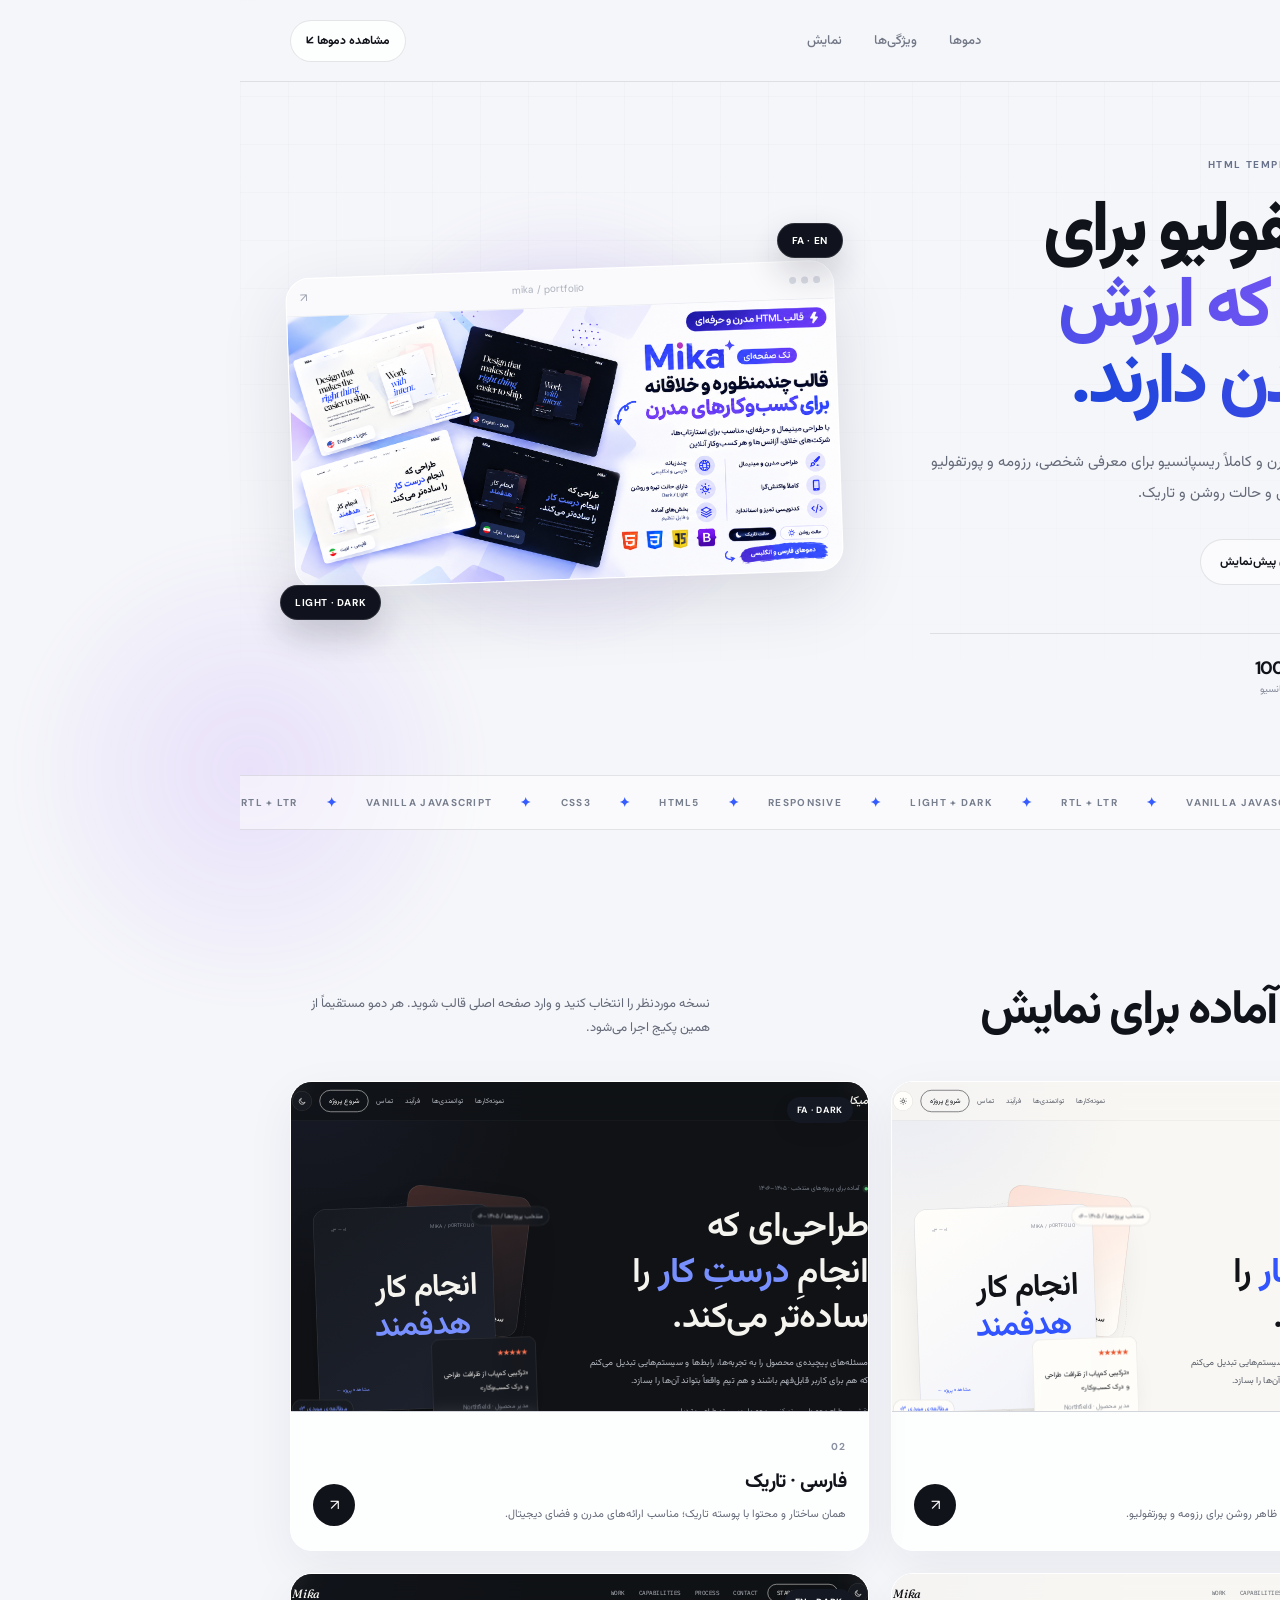
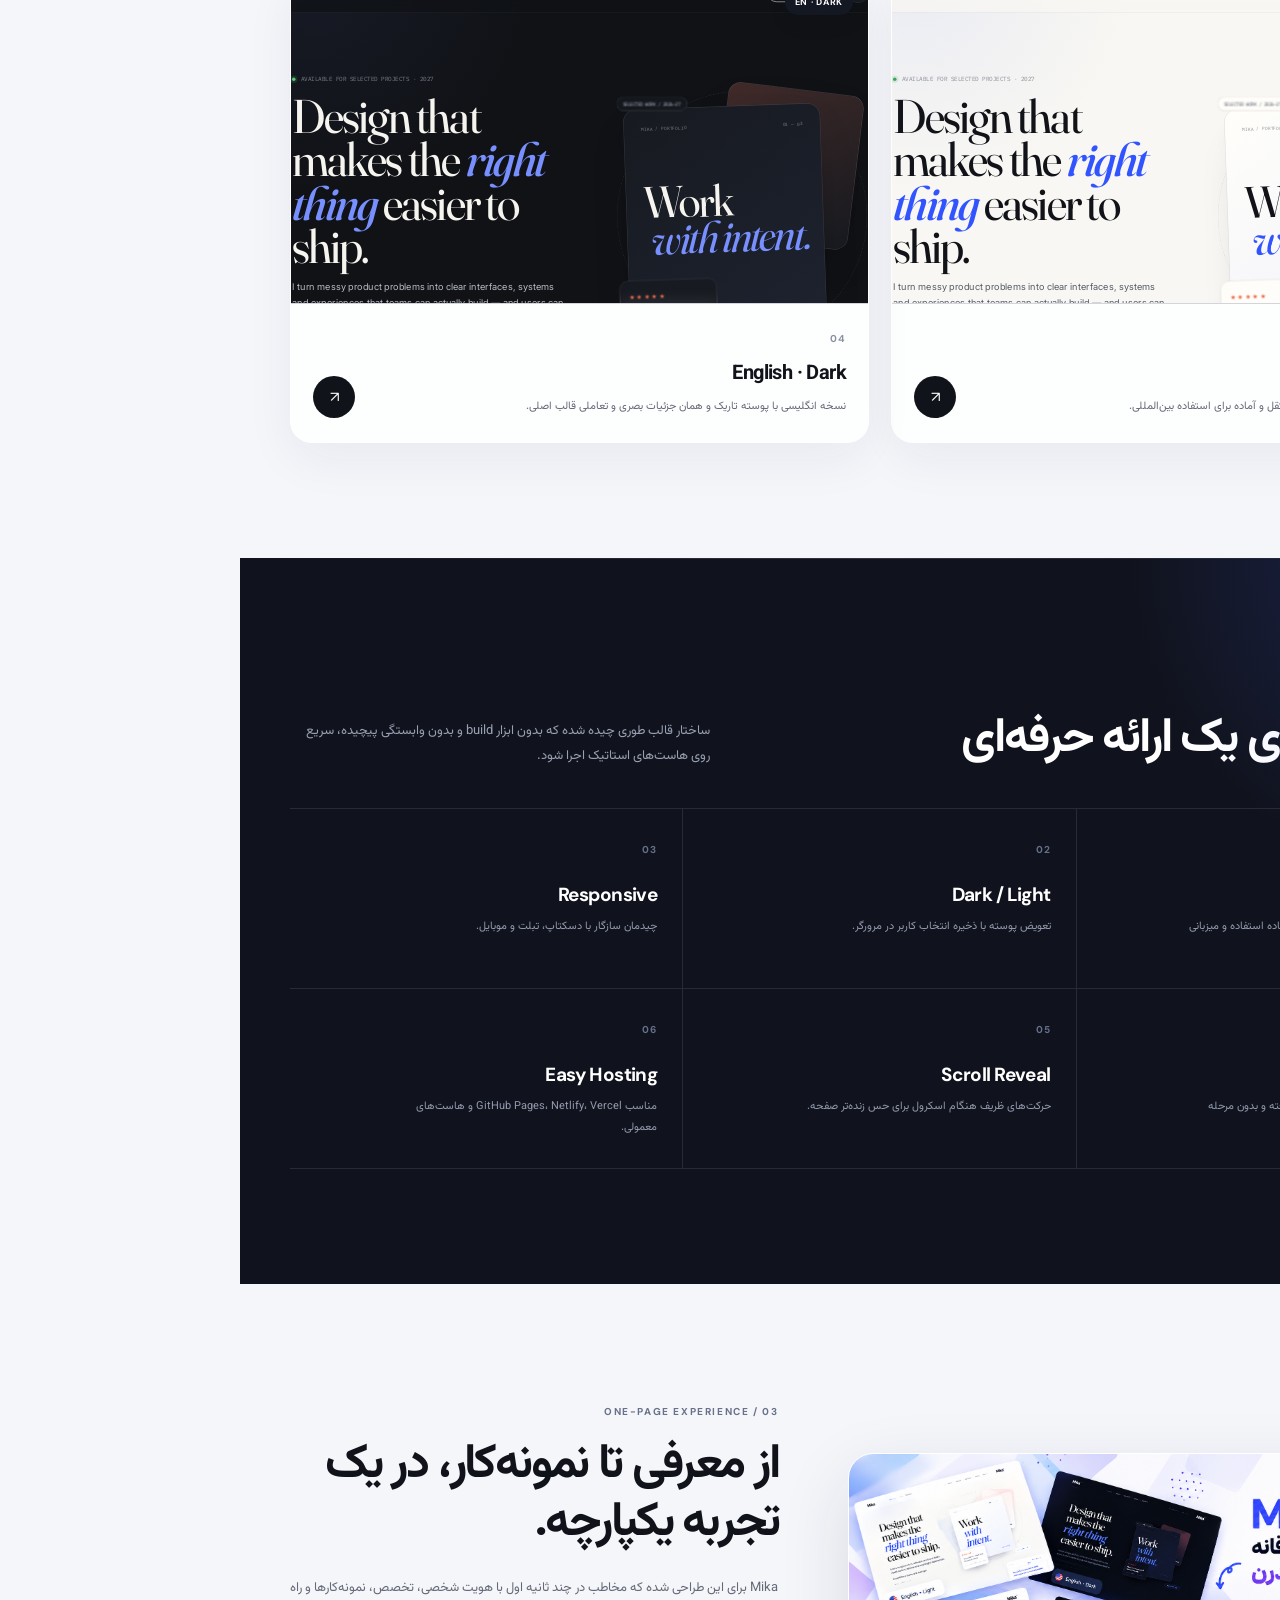
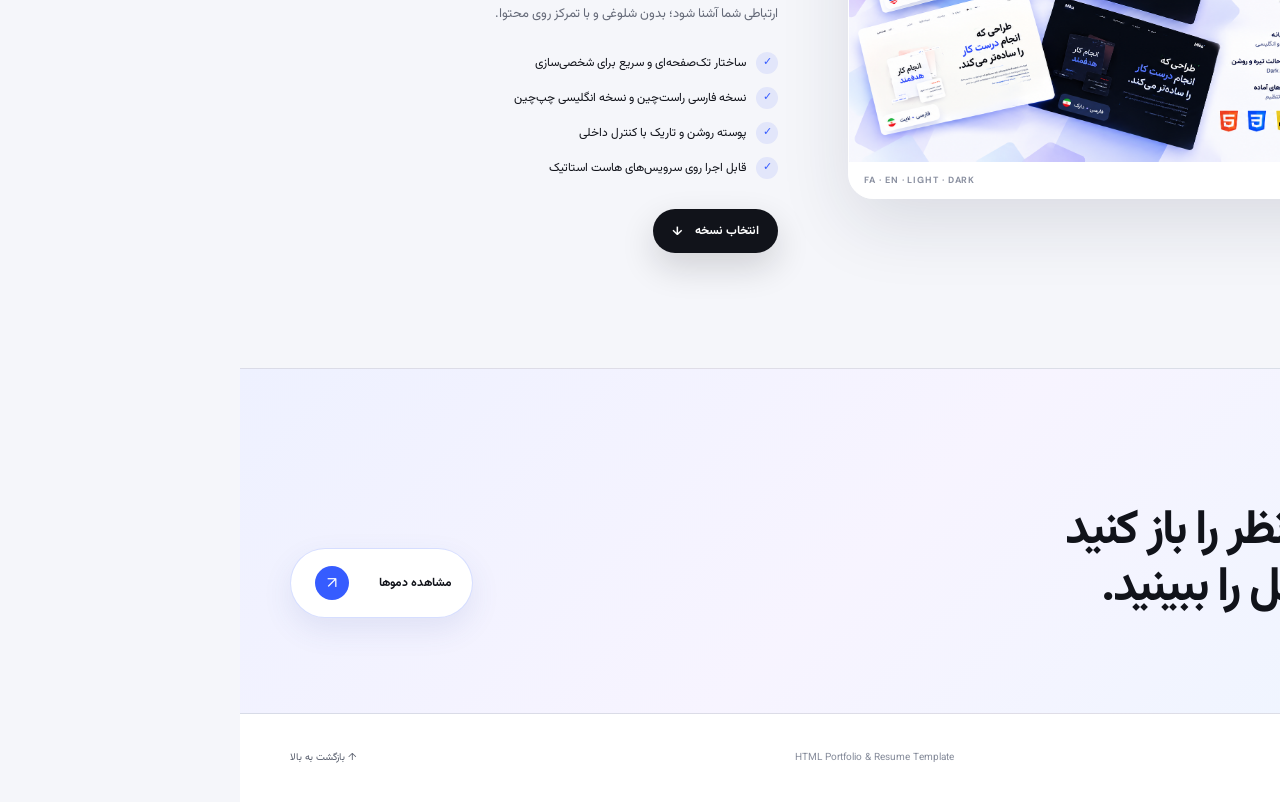
<file: index.html>
<!doctype html>
<html lang="fa" dir="rtl">
<head>
  <meta charset="utf-8">
  <meta name="viewport" content="width=device-width, initial-scale=1">
  <meta name="theme-color" content="#f6f7fb">
  <meta name="description" content="Mika — قالب حرفه‌ای HTML برای رزومه، پورتفولیو و معرفی شخصی، با نسخه فارسی و انگلیسی و حالت روشن و تاریک.">
  <title>Mika — قالب حرفه‌ای HTML رزومه و پورتفولیو</title>
  <link rel="preconnect" href="https://fonts.googleapis.com">
  <link rel="preconnect" href="https://fonts.gstatic.com" crossorigin>
  <link href="https://fonts.googleapis.com/css2?family=DM+Sans:wght@400;500;600;700&family=Vazirmatn:wght@400;500;600;700;800&display=swap" rel="stylesheet">
  <link rel="stylesheet" href="assets/css/landing.css">
</head>
<body>
  <div class="ambient ambient-a"></div>
  <div class="ambient ambient-b"></div>

  <header class="site-header">
    <div class="container header-inner">
      <a class="brand" href="#" aria-label="Mika home">
        <span class="brand-mark">M</span>
        <span>Mika</span>
      </a>
      <nav class="nav" aria-label="ناوبری اصلی">
        <a href="#demos">دموها</a>
        <a href="#features">ویژگی‌ها</a>
        <a href="#showcase">نمایش</a>
      </nav>
      <a class="header-cta" href="#demos">مشاهده دموها <span>↙</span></a>
    </div>
  </header>

  <main>
    <section class="hero container">
      <div class="hero-copy">
        <div class="eyebrow"><i></i> HTML TEMPLATE · PORTFOLIO · RESUME</div>
        <h1>یک پورتفولیو برای<br><em>کارهایی که ارزش دیده‌شدن دارند.</em></h1>
        <p class="hero-text">
          Mika یک قالب تک‌صفحه‌ای، مدرن و کاملاً ریسپانسیو برای معرفی شخصی،
          رزومه و پورتفولیو است؛ با دو زبان فارسی و انگلیسی و حالت روشن و تاریک.
        </p>

        <div class="hero-actions">
          <a class="btn btn-primary" href="#demos">شروع مشاهده <span>↓</span></a>
          <a class="btn btn-ghost" href="#showcase">دیدن پیش‌نمایش</a>
        </div>

        <div class="mini-stats" aria-label="ویژگی‌های اصلی">
          <div><strong>02</strong><span>زبان مستقل</span></div>
          <div><strong>02</strong><span>حالت نمایش</span></div>
          <div><strong>100%</strong><span>ریسپانسیو</span></div>
        </div>
      </div>

      <div class="hero-visual">
        <div class="visual-glow"></div>
        <div class="floating-chip chip-top">FA · EN</div>
        <div class="floating-chip chip-bottom">LIGHT · DARK</div>
        <div class="preview-frame">
          <div class="browser-bar">
            <span class="dots"><b></b><b></b><b></b></span>
            <span class="address">mika / portfolio</span>
            <span class="browser-icon">↗</span>
          </div>
          <img src="assets/mika-preview.png" alt="پیش‌نمایش قالب Mika">
        </div>
      </div>
    </section>

    <section class="ticker" aria-label="ویژگی‌های قالب">
      <div class="ticker-track">
        <span>HTML5</span><b>✦</b><span>CSS3</span><b>✦</b><span>VANILLA JAVASCRIPT</span><b>✦</b>
        <span>RTL + LTR</span><b>✦</b><span>LIGHT + DARK</span><b>✦</b><span>RESPONSIVE</span><b>✦</b>
        <span>HTML5</span><b>✦</b><span>CSS3</span><b>✦</b><span>VANILLA JAVASCRIPT</span><b>✦</b>
        <span>RTL + LTR</span><b>✦</b><span>LIGHT + DARK</span><b>✦</b><span>RESPONSIVE</span><b>✦</b>
      </div>
    </section>

    <section id="demos" class="section container">
      <div class="section-heading">
        <div>
          <span class="section-label">01 / LIVE DEMOS</span>
          <h2>چهار حالت آماده برای نمایش</h2>
        </div>
        <p>نسخه موردنظر را انتخاب کنید و وارد صفحه اصلی قالب شوید. هر دمو مستقیماً از همین پکیج اجرا می‌شود.</p>
      </div>

      <div class="demo-grid">
        <article class="demo-card">
          <div class="demo-preview">
            <iframe src="project/fa/index.html?theme=light" title="دموی فارسی روشن" loading="lazy"></iframe>
            <a class="preview-cover" href="project/fa/index.html?theme=light" aria-label="باز کردن دموی فارسی روشن"></a>
            <span class="variant-badge">FA · LIGHT</span>
          </div>
          <div class="demo-body">
            <div>
              <span class="demo-index">01</span>
              <h3>فارسی · روشن</h3>
              <p>نسخه راست‌چین با تایپوگرافی فارسی و ظاهر روشن برای رزومه و پورتفولیو.</p>
            </div>
            <a class="round-link" href="project/fa/index.html?theme=light" aria-label="مشاهده دمو">↗</a>
          </div>
        </article>

        <article class="demo-card featured">
          <div class="demo-preview">
            <iframe src="project/fa/index.html?theme=dark" title="دموی فارسی تاریک" loading="lazy"></iframe>
            <a class="preview-cover" href="project/fa/index.html?theme=dark" aria-label="باز کردن دموی فارسی تاریک"></a>
            <span class="variant-badge dark-badge">FA · DARK</span>
          </div>
          <div class="demo-body">
            <div>
              <span class="demo-index">02</span>
              <h3>فارسی · تاریک</h3>
              <p>همان ساختار و محتوا با پوسته تاریک؛ مناسب ارائه‌های مدرن و فضای دیجیتال.</p>
            </div>
            <a class="round-link" href="project/fa/index.html?theme=dark" aria-label="مشاهده دمو">↗</a>
          </div>
        </article>

        <article class="demo-card">
          <div class="demo-preview">
            <iframe src="project/en/index.html?theme=light" title="English light demo" loading="lazy"></iframe>
            <a class="preview-cover" href="project/en/index.html?theme=light" aria-label="Open English light demo"></a>
            <span class="variant-badge">EN · LIGHT</span>
          </div>
          <div class="demo-body">
            <div>
              <span class="demo-index">03</span>
              <h3>English · Light</h3>
              <p>نسخه چپ‌چین انگلیسی با ساختار مستقل و آماده برای استفاده بین‌المللی.</p>
            </div>
            <a class="round-link" href="project/en/index.html?theme=light" aria-label="مشاهده دمو">↗</a>
          </div>
        </article>

        <article class="demo-card">
          <div class="demo-preview">
            <iframe src="project/en/index.html?theme=dark" title="English dark demo" loading="lazy"></iframe>
            <a class="preview-cover" href="project/en/index.html?theme=dark" aria-label="Open English dark demo"></a>
            <span class="variant-badge dark-badge">EN · DARK</span>
          </div>
          <div class="demo-body">
            <div>
              <span class="demo-index">04</span>
              <h3>English · Dark</h3>
              <p>نسخه انگلیسی با پوسته تاریک و همان جزئیات بصری و تعاملی قالب اصلی.</p>
            </div>
            <a class="round-link" href="project/en/index.html?theme=dark" aria-label="مشاهده دمو">↗</a>
          </div>
        </article>
      </div>
    </section>

    <section id="features" class="feature-band">
      <div class="container">
        <div class="section-heading light-heading">
          <div>
            <span class="section-label">02 / BUILT FOR USE</span>
            <h2>همه‌چیز برای یک ارائه حرفه‌ای</h2>
          </div>
          <p>ساختار قالب طوری چیده شده که بدون ابزار build و بدون وابستگی پیچیده، سریع روی هاست‌های استاتیک اجرا شود.</p>
        </div>

        <div class="feature-grid">
          <div class="feature-item"><span>01</span><h3>RTL + LTR</h3><p>دو نسخه مستقل فارسی و انگلیسی، آماده استفاده و میزبانی جداگانه.</p></div>
          <div class="feature-item"><span>02</span><h3>Dark / Light</h3><p>تعویض پوسته با ذخیره انتخاب کاربر در مرورگر.</p></div>
          <div class="feature-item"><span>03</span><h3>Responsive</h3><p>چیدمان سازگار با دسکتاپ، تبلت و موبایل.</p></div>
          <div class="feature-item"><span>04</span><h3>Clean Code</h3><p>HTML، CSS و JavaScript ساختاریافته و بدون مرحله build.</p></div>
          <div class="feature-item"><span>05</span><h3>Scroll Reveal</h3><p>حرکت‌های ظریف هنگام اسکرول برای حس زنده‌تر صفحه.</p></div>
          <div class="feature-item"><span>06</span><h3>Easy Hosting</h3><p>مناسب GitHub Pages، Netlify، Vercel و هاست‌های معمولی.</p></div>
        </div>
      </div>
    </section>

    <section id="showcase" class="section container showcase">
      <div class="showcase-image">
        <img src="assets/mika-preview.png" alt="نمایش تصویری نسخه‌های مختلف Mika">
        <div class="image-caption"><span>MIKA / VISUAL PREVIEW</span><span>FA · EN · LIGHT · DARK</span></div>
      </div>
      <div class="showcase-copy">
        <span class="section-label">03 / ONE-PAGE EXPERIENCE</span>
        <h2>از معرفی تا نمونه‌کار، در یک تجربه یکپارچه.</h2>
        <p>
          Mika برای این طراحی شده که مخاطب در چند ثانیه اول با هویت شخصی، تخصص،
          نمونه‌کارها و راه ارتباطی شما آشنا شود؛ بدون شلوغی و با تمرکز روی محتوا.
        </p>
        <div class="check-list">
          <div><i>✓</i><span>ساختار تک‌صفحه‌ای و سریع برای شخصی‌سازی</span></div>
          <div><i>✓</i><span>نسخه فارسی راست‌چین و نسخه انگلیسی چپ‌چین</span></div>
          <div><i>✓</i><span>پوسته روشن و تاریک با کنترل داخلی</span></div>
          <div><i>✓</i><span>قابل اجرا روی سرویس‌های هاست استاتیک</span></div>
        </div>
        <a class="btn btn-primary" href="#demos">انتخاب نسخه <span>↓</span></a>
      </div>
    </section>

    <section class="final-cta">
      <div class="container final-inner">
        <div>
          <span class="section-label">MIKA / READY TO USE</span>
          <h2>دموی موردنظر را باز کنید<br>و تجربه کامل را ببینید.</h2>
        </div>
        <a class="big-arrow" href="#demos">مشاهده دموها <span>↗</span></a>
      </div>
    </section>
  </main>

  <footer class="footer">
    <div class="container footer-inner">
      <div class="brand"><span class="brand-mark">M</span><span>Mika</span></div>
      <p>HTML Portfolio & Resume Template</p>
      <a href="#">&uarr; بازگشت به بالا</a>
    </div>
  </footer>

  <script src="assets/js/landing.js"></script>
</body>
</html>
</file>
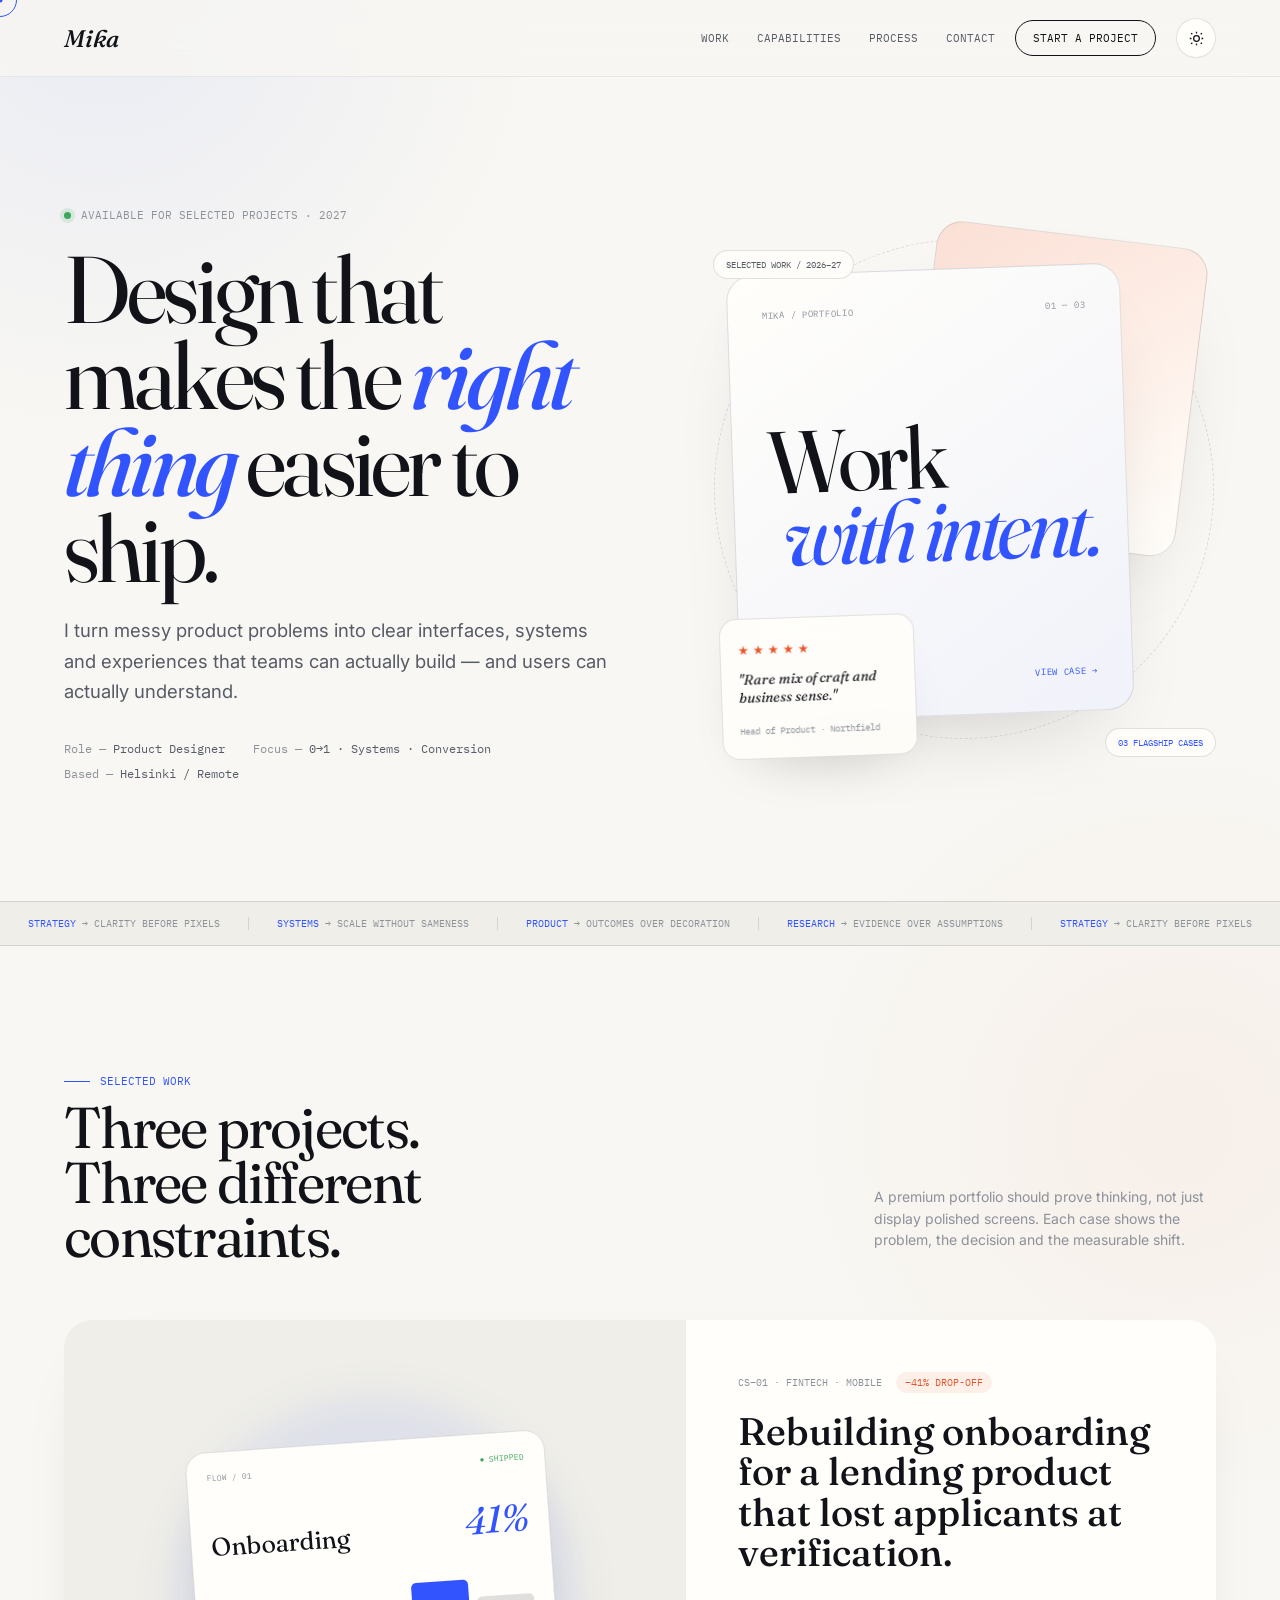
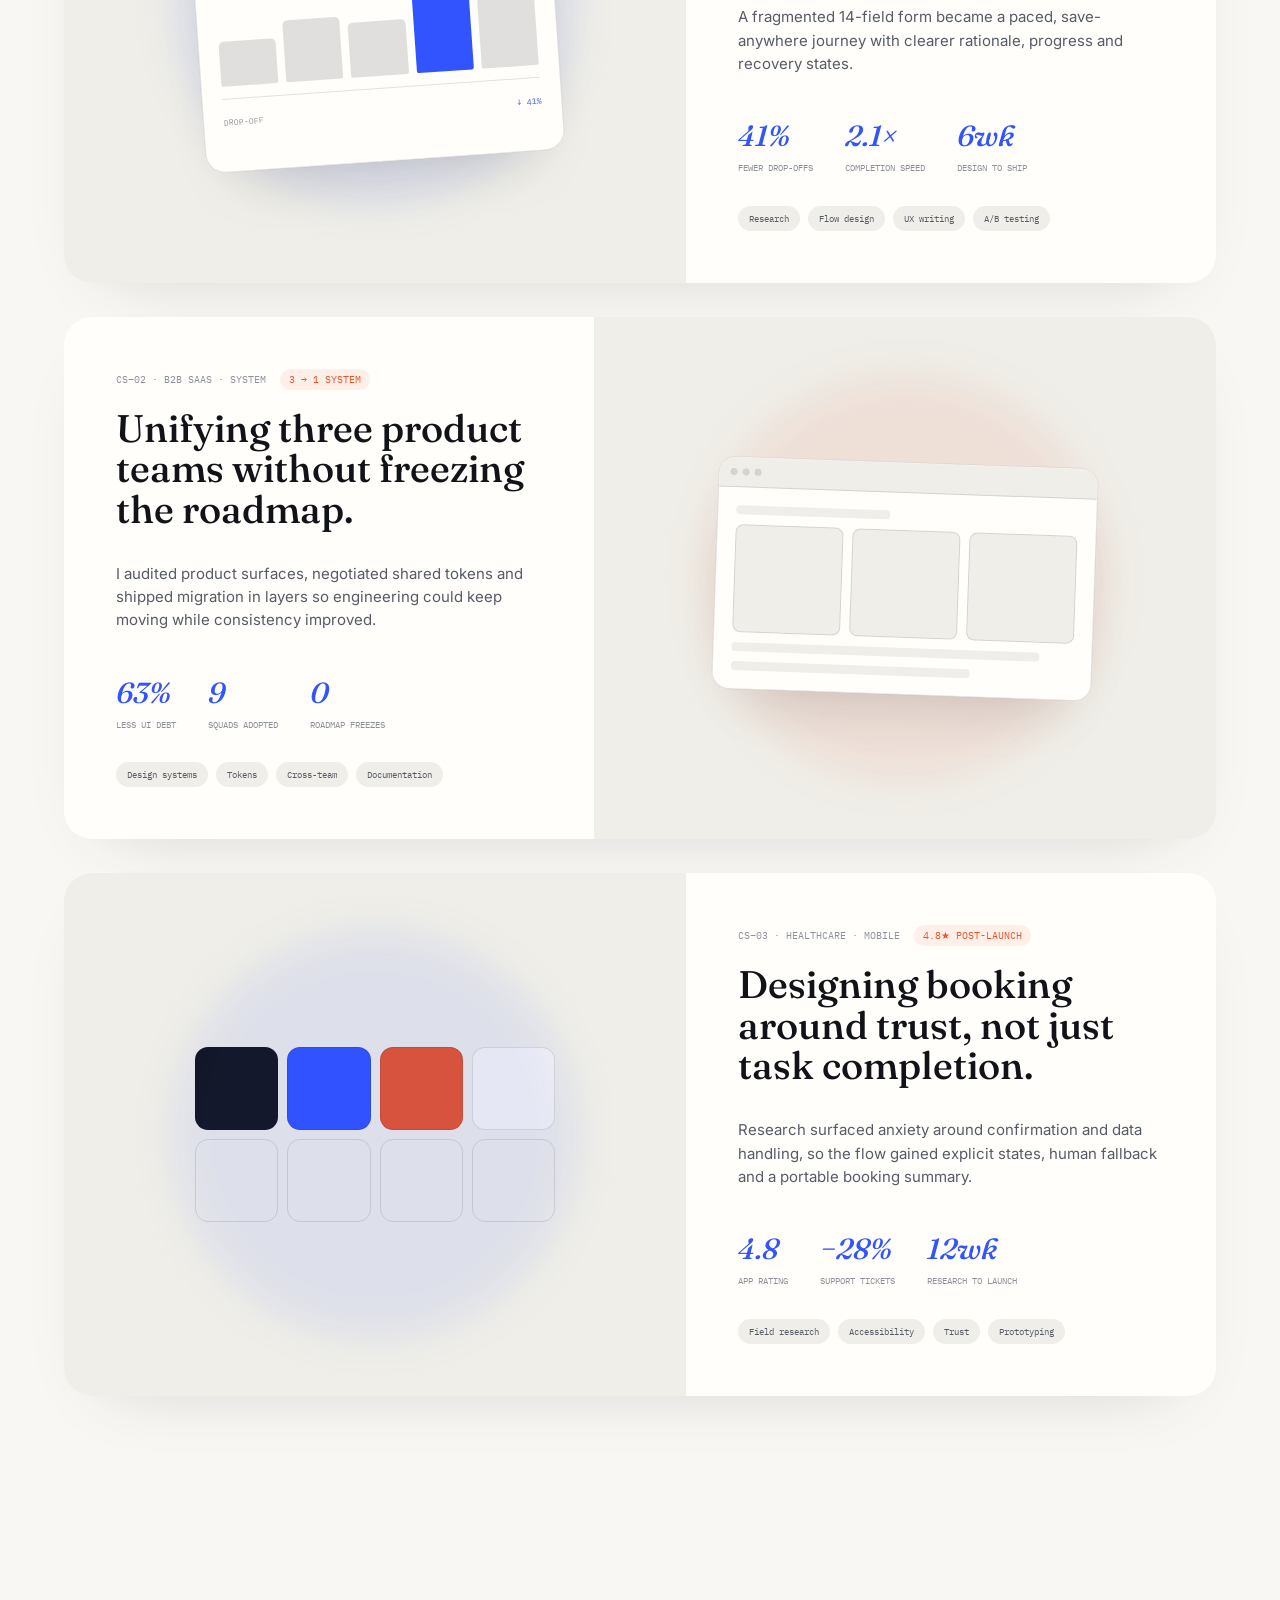
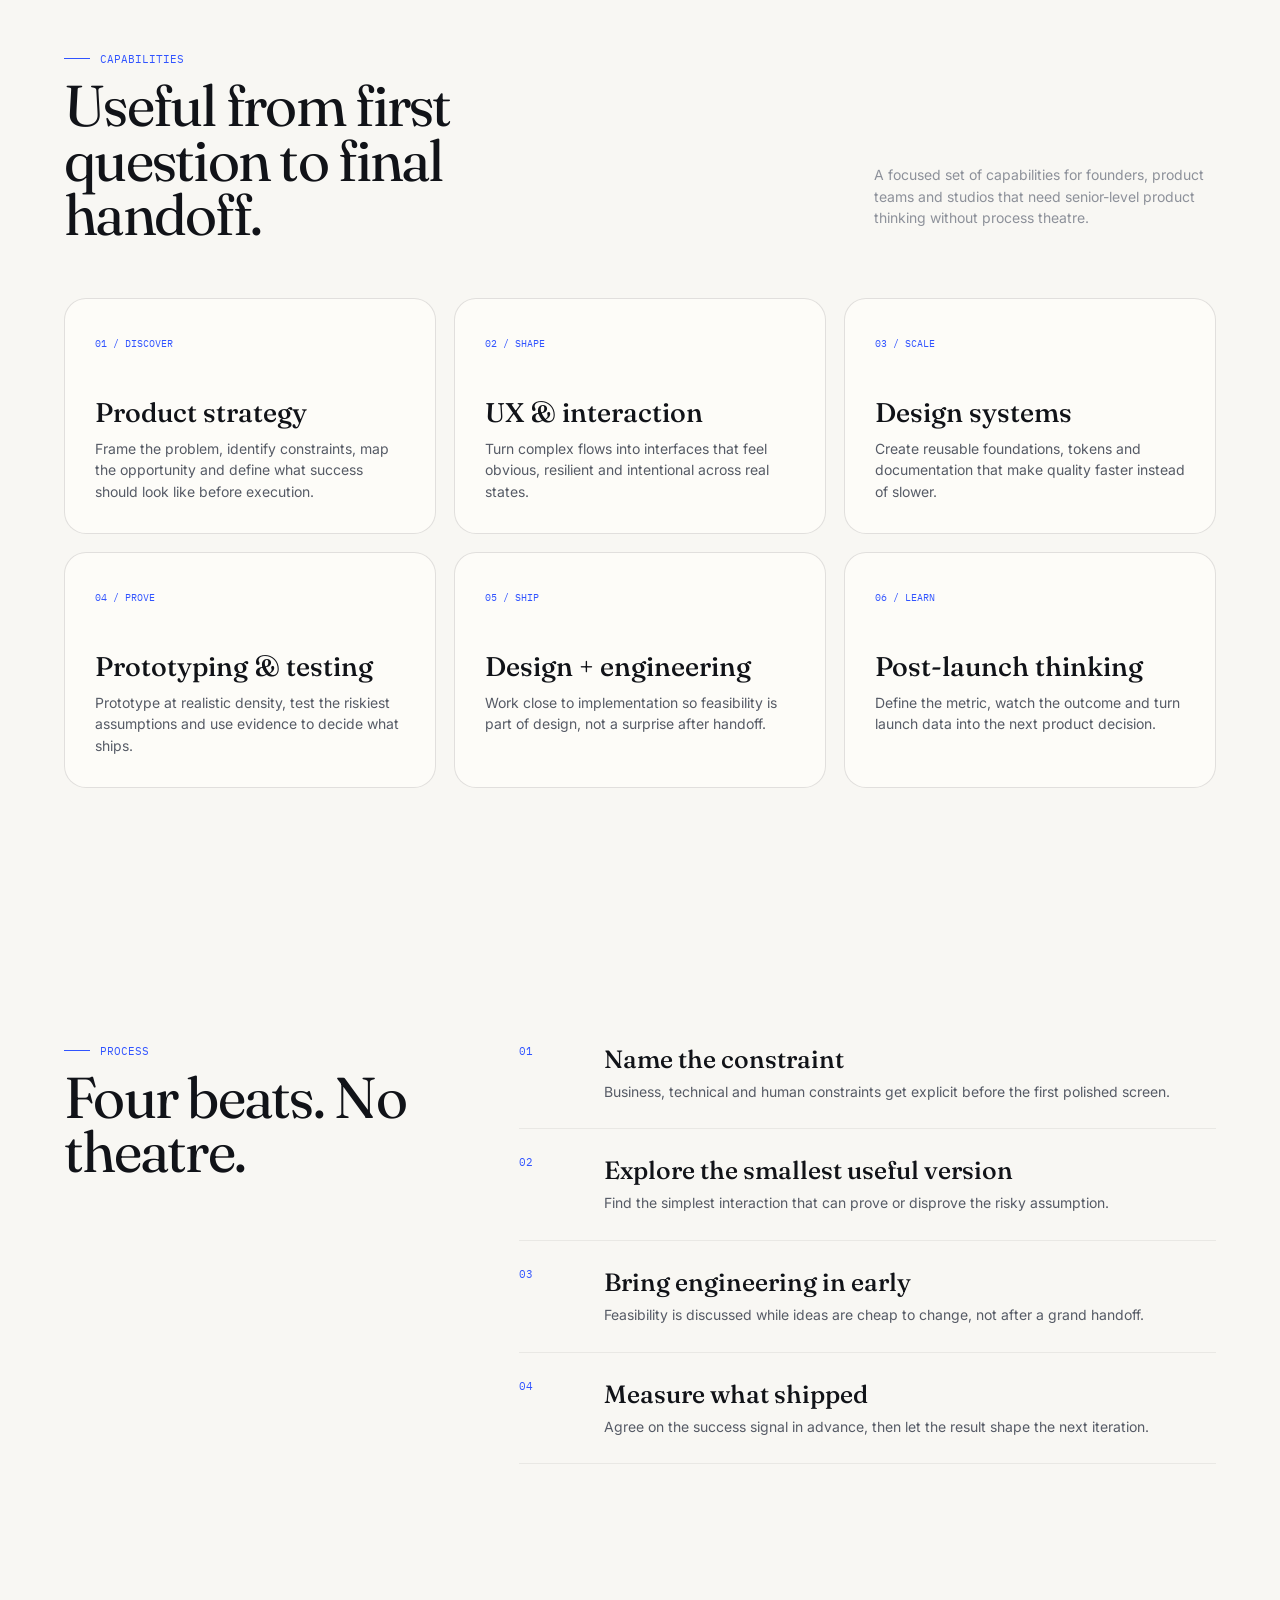
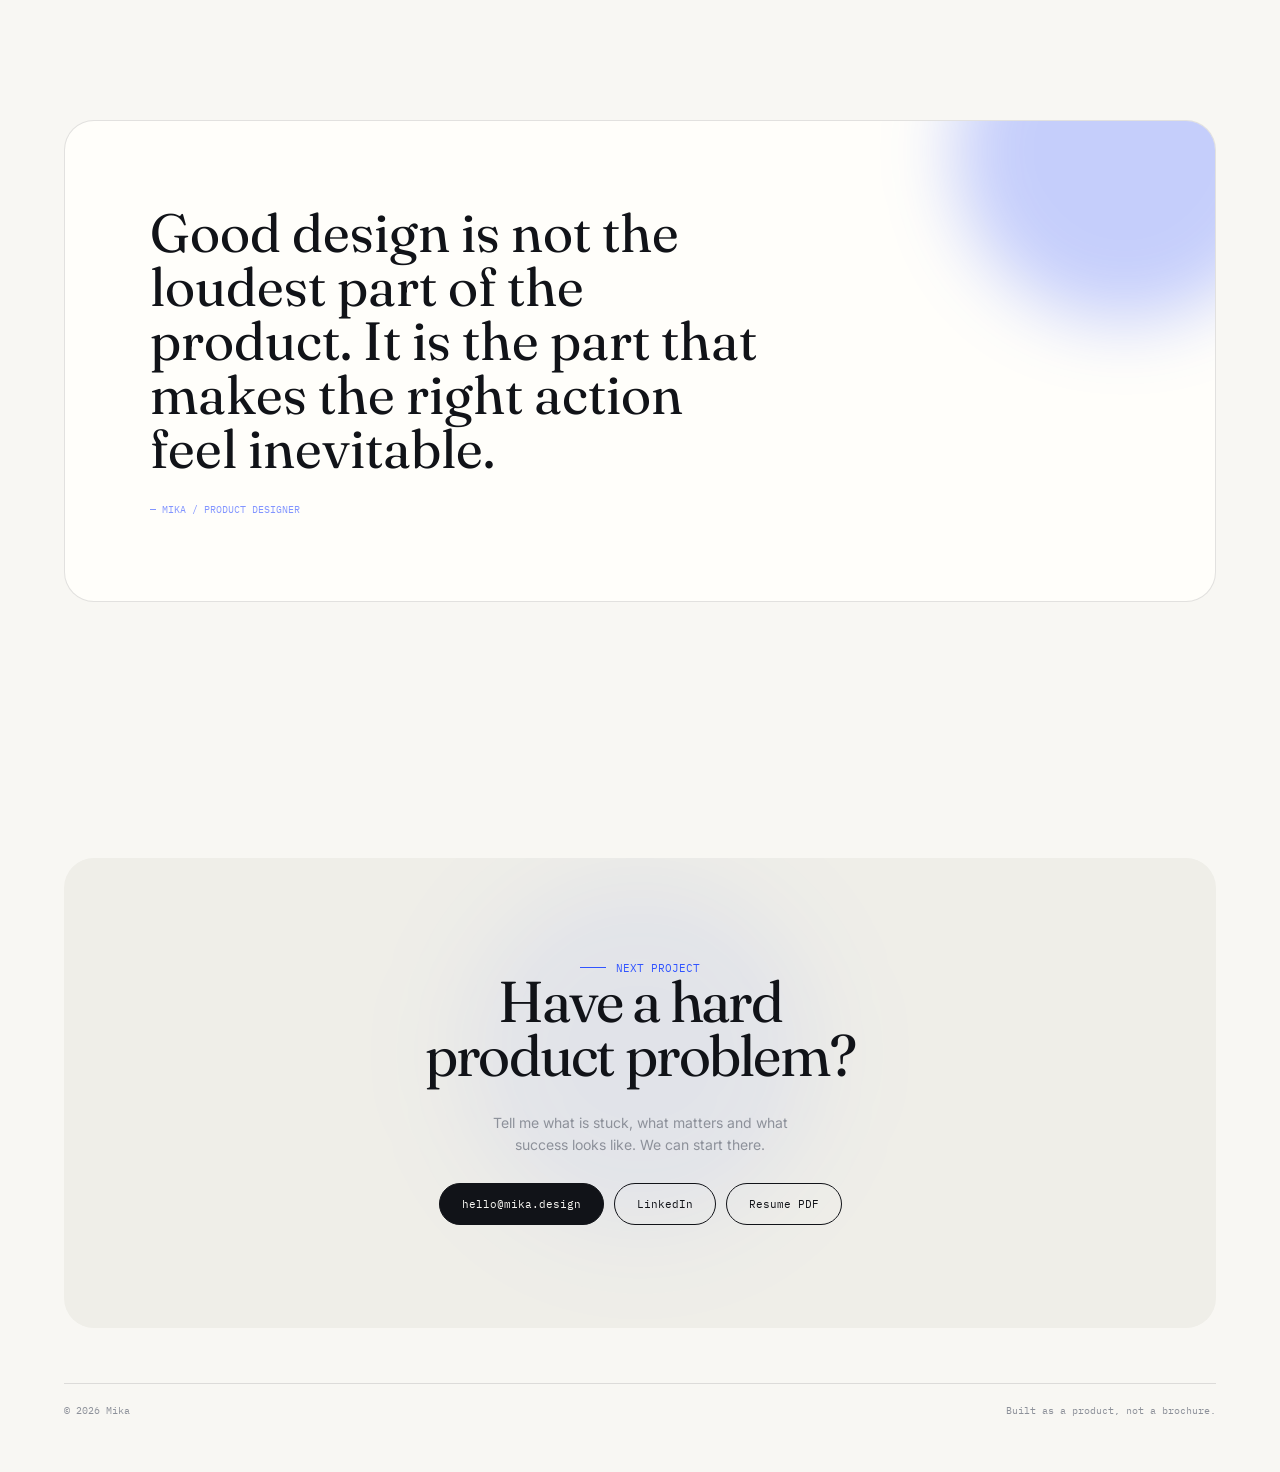
<file: project/en/index.html>
<!doctype html>
<html lang="en" dir="ltr" data-theme="light">
<head>
  <meta charset="utf-8">
  <meta name="viewport" content="width=device-width,initial-scale=1">
  <title>Mika — Premium Product Designer Portfolio</title>

  <!-- Google Fonts: Fraunces (display), IBM Plex Mono (labels/UI), Inter (body) -->
  <link rel="preconnect" href="https://fonts.googleapis.com">
  <link rel="preconnect" href="https://fonts.gstatic.com" crossorigin>
  <link href="https://fonts.googleapis.com/css2?family=Fraunces:opsz,wght@9..144,400;9..144,500;9..144,600&family=IBM+Plex+Mono:wght@400;500&family=Inter:wght@400;500;600&display=swap" rel="stylesheet">

  <!-- Site stylesheet -->
  <link rel="stylesheet" href="assets/css/style.css">
</head>
<body>

  <!-- Preloader shown until window "load" fires -->
  <div class="site-loader" aria-hidden="true">
    <div class="loader"><b>Mika</b><small>Crafting the interface</small></div>
  </div>

  <!-- Custom cursor (desktop only, see main.js) -->
  <div class="cursor-dot"></div>
  <div class="cursor-ring"></div>

  <!-- ============================== NAVIGATION ============================== -->
  <nav class="nav">
    <div class="nav-inner wrap">
      <a class="brand" href="#">Mika</a>
      <div class="nav-right">
        <ul class="nav-links" id="navLinks">
          <li><a href="#work">Work</a></li>
          <li><a href="#capabilities">Capabilities</a></li>
          <li><a href="#process">Process</a></li>
          <li><a href="#contact">Contact</a></li>
        </ul>
        <a class="nav-cta" href="#contact">Start a project</a>

        <!-- Light / dark theme switch -->
        <button class="theme-toggle" id="themeToggle" aria-label="Toggle theme">
          <svg class="sun" viewBox="0 0 24 24" fill="none" stroke="currentColor" stroke-width="1.8"><circle cx="12" cy="12" r="4"/><path d="M12 2.5v2.4M12 19.1v2.4M4.4 4.4l1.7 1.7M17.9 17.9l1.7 1.7M2.5 12h2.4M19.1 12h2.4M4.4 19.6l1.7-1.7M17.9 6.1l1.7-1.7"/></svg>
          <svg class="moon" viewBox="0 0 24 24" fill="none" stroke="currentColor" stroke-width="1.8"><path d="M20 14.4A8.5 8.5 0 1 1 9.6 4 6.8 6.8 0 0 0 20 14.4Z"/></svg>
        </button>

        <!-- Mobile navigation toggle -->
        <button class="menu-toggle" id="menuBtn" aria-label="Menu">
          <svg viewBox="0 0 24 24" fill="none" stroke="currentColor" stroke-width="2" stroke-linecap="round"><path d="M4 6h16M4 12h16M4 18h16"/></svg>
        </button>
      </div>
    </div>
  </nav>

  <!-- ================================= HERO ================================= -->
  <header class="hero wrap">
    <div class="hero-copy reveal">
      <p class="eyebrow"><span class="pulse"></span>Available for selected projects · 2027</p>
      <h1>Design that makes the <em>right thing</em> easier to ship.</h1>
      <p>I turn messy product problems into clear interfaces, systems and experiences that teams can actually build — and users can actually understand.</p>
      <div class="meta">
        <div><span>Role —</span> Product Designer</div>
        <div><span>Focus —</span> 0→1 · Systems · Conversion</div>
        <div><span>Based —</span> Helsinki / Remote</div>
      </div>
    </div>

    <!-- Decorative hero artwork: orbit ring + stacked card mock + testimonial -->
    <div class="hero-art reveal">
      <div class="orbit"></div>
      <div class="note a">Selected work / 2026–27</div>
      <div class="note b">03 flagship cases</div>
      <div class="art-stack">
        <div class="art-card art-back"><span class="mono">CS–02 · Design systems</span></div>
        <div class="art-card art-main">
          <div class="art-top"><span>MIKA / PORTFOLIO</span><span>01 — 03</span></div>
          <div class="art-title">Work<br><em>with intent.</em></div>
          <div class="art-foot"><span>Product · Digital</span><span style="color:var(--blue)">View case →</span></div>
        </div>
        <div class="quote">
          <strong>★★★★★</strong>
          <p>"Rare mix of craft and business sense."</p>
          <small>Head of Product · Northfield</small>
        </div>
      </div>
    </div>
  </header>

  <!-- ============================ MARQUEE TICKER ============================ -->
  <div class="ticker">
    <div class="ticker-track">
      <span><b>Strategy</b> → clarity before pixels</span>
      <span><b>Systems</b> → scale without sameness</span>
      <span><b>Product</b> → outcomes over decoration</span>
      <span><b>Research</b> → evidence over assumptions</span>
      <!-- Duplicate set: seamless infinite-loop marquee (see @keyframes marquee) -->
      <span><b>Strategy</b> → clarity before pixels</span>
      <span><b>Systems</b> → scale without sameness</span>
      <span><b>Product</b> → outcomes over decoration</span>
      <span><b>Research</b> → evidence over assumptions</span>
    </div>
  </div>

  <!-- ============================= SELECTED WORK ============================= -->
  <section class="section" id="work">
    <div class="section-head reveal">
      <div>
        <div class="kicker">Selected work</div>
        <h2>Three projects. Three different constraints.</h2>
      </div>
      <p class="section-note">A premium portfolio should prove thinking, not just display polished screens. Each case shows the problem, the decision and the measurable shift.</p>
    </div>

    <div class="work-grid">

      <!-- Case 01 — Fintech onboarding -->
      <article class="case reveal">
        <div class="case-art">
          <div class="mock">
            <div class="mock-top"><span>FLOW / 01</span><span style="color:var(--green)">● shipped</span></div>
            <div class="mock-title"><span>Onboarding</span><b>41%</b></div>
            <div class="bars">
              <i style="--h:42%"></i><i style="--h:58%"></i><i style="--h:51%"></i>
              <i class="active" style="--h:84%"></i><i style="--h:67%"></i>
            </div>
            <div class="mock-foot"><span>drop-off</span><span style="color:var(--blue)">↓ 41%</span></div>
          </div>
        </div>
        <div class="case-body">
          <div class="case-id">CS–01 · Fintech · Mobile <span class="stat">−41% drop-off</span></div>
          <h3>Rebuilding onboarding for a lending product that lost applicants at verification.</h3>
          <p>A fragmented 14-field form became a paced, save-anywhere journey with clearer rationale, progress and recovery states.</p>
          <div class="metrics">
            <div class="metric"><b>41%</b><small>Fewer drop-offs</small></div>
            <div class="metric"><b>2.1×</b><small>Completion speed</small></div>
            <div class="metric"><b>6wk</b><small>Design to ship</small></div>
          </div>
          <div class="tags"><span>Research</span><span>Flow design</span><span>UX writing</span><span>A/B testing</span></div>
        </div>
      </article>

      <!-- Case 02 — B2B SaaS design system -->
      <article class="case reveal">
        <div class="case-art">
          <div class="browser">
            <div class="browser-top"><i></i><i></i><i></i></div>
            <div class="browser-body">
              <div class="line s"></div>
              <div class="cols"><div></div><div></div><div></div></div>
              <div class="line l"></div>
              <div class="line m"></div>
            </div>
          </div>
        </div>
        <div class="case-body">
          <div class="case-id">CS–02 · B2B SaaS · System <span class="stat">3 → 1 system</span></div>
          <h3>Unifying three product teams without freezing the roadmap.</h3>
          <p>I audited product surfaces, negotiated shared tokens and shipped migration in layers so engineering could keep moving while consistency improved.</p>
          <div class="metrics">
            <div class="metric"><b>63%</b><small>Less UI debt</small></div>
            <div class="metric"><b>9</b><small>Squads adopted</small></div>
            <div class="metric"><b>0</b><small>Roadmap freezes</small></div>
          </div>
          <div class="tags"><span>Design systems</span><span>Tokens</span><span>Cross-team</span><span>Documentation</span></div>
        </div>
      </article>

      <!-- Case 03 — Healthcare booking flow -->
      <article class="case reveal">
        <div class="case-art">
          <div class="palette">
            <div class="sw"></div><div class="sw"></div><div class="sw"></div><div class="sw"></div>
            <div class="sw"></div><div class="sw"></div><div class="sw"></div><div class="sw"></div>
          </div>
        </div>
        <div class="case-body">
          <div class="case-id">CS–03 · Healthcare · Mobile <span class="stat">4.8★ post-launch</span></div>
          <h3>Designing booking around trust, not just task completion.</h3>
          <p>Research surfaced anxiety around confirmation and data handling, so the flow gained explicit states, human fallback and a portable booking summary.</p>
          <div class="metrics">
            <div class="metric"><b>4.8</b><small>App rating</small></div>
            <div class="metric"><b>−28%</b><small>Support tickets</small></div>
            <div class="metric"><b>12wk</b><small>Research to launch</small></div>
          </div>
          <div class="tags"><span>Field research</span><span>Accessibility</span><span>Trust</span><span>Prototyping</span></div>
        </div>
      </article>

    </div>
  </section>

  <!-- ============================== CAPABILITIES ============================== -->
  <section class="section" id="capabilities">
    <div class="section-head reveal">
      <div>
        <div class="kicker">Capabilities</div>
        <h2>Useful from first question to final handoff.</h2>
      </div>
      <p class="section-note">A focused set of capabilities for founders, product teams and studios that need senior-level product thinking without process theatre.</p>
    </div>
    <div class="capabilities">
      <div class="cap reveal"><span class="cap-num">01 / DISCOVER</span><h3>Product strategy</h3><p>Frame the problem, identify constraints, map the opportunity and define what success should look like before execution.</p></div>
      <div class="cap reveal"><span class="cap-num">02 / SHAPE</span><h3>UX & interaction</h3><p>Turn complex flows into interfaces that feel obvious, resilient and intentional across real states.</p></div>
      <div class="cap reveal"><span class="cap-num">03 / SCALE</span><h3>Design systems</h3><p>Create reusable foundations, tokens and documentation that make quality faster instead of slower.</p></div>
      <div class="cap reveal"><span class="cap-num">04 / PROVE</span><h3>Prototyping & testing</h3><p>Prototype at realistic density, test the riskiest assumptions and use evidence to decide what ships.</p></div>
      <div class="cap reveal"><span class="cap-num">05 / SHIP</span><h3>Design + engineering</h3><p>Work close to implementation so feasibility is part of design, not a surprise after handoff.</p></div>
      <div class="cap reveal"><span class="cap-num">06 / LEARN</span><h3>Post-launch thinking</h3><p>Define the metric, watch the outcome and turn launch data into the next product decision.</p></div>
    </div>
  </section>

  <!-- ================================ PROCESS ================================ -->
  <section class="section" id="process">
    <div class="process">
      <div class="reveal">
        <div class="kicker">Process</div>
        <h2>Four beats. No theatre.</h2>
      </div>
      <div class="steps">
        <div class="step reveal"><span class="step-num">01</span><div><h3>Name the constraint</h3><p>Business, technical and human constraints get explicit before the first polished screen.</p></div></div>
        <div class="step reveal"><span class="step-num">02</span><div><h3>Explore the smallest useful version</h3><p>Find the simplest interaction that can prove or disprove the risky assumption.</p></div></div>
        <div class="step reveal"><span class="step-num">03</span><div><h3>Bring engineering in early</h3><p>Feasibility is discussed while ideas are cheap to change, not after a grand handoff.</p></div></div>
        <div class="step reveal"><span class="step-num">04</span><div><h3>Measure what shipped</h3><p>Agree on the success signal in advance, then let the result shape the next iteration.</p></div></div>
      </div>
    </div>
  </section>

  <!-- =============================== PULL QUOTE =============================== -->
  <section class="section">
    <div class="quote-band reveal">
      <blockquote>Good design is not the loudest part of the product. It is the part that makes the right action feel inevitable.</blockquote>
      <cite>— Mika / Product Designer</cite>
    </div>
  </section>

  <!-- =============================== CONTACT / CTA =============================== -->
  <section class="section contact" id="contact">
    <div class="contact-card reveal">
      <div class="kicker" style="justify-content:center">Next project</div>
      <h2>Have a hard product problem?</h2>
      <p class="section-note" style="margin:0 auto 28px">Tell me what is stuck, what matters and what success looks like. We can start there.</p>
      <div class="contact-actions">
        <a class="primary" href="mailto:hello@mika.design">hello@mika.design</a>
        <a href="#">LinkedIn</a>
        <a href="#">Resume PDF</a>
      </div>
    </div>
    <footer>
      <span>© 2026 Mika</span>
      <span>Built as a product, not a brochure.</span>
    </footer>
  </section>

  <!-- Site scripts -->
  <script src="assets/js/main.js"></script>
</body>
</html>
</file>
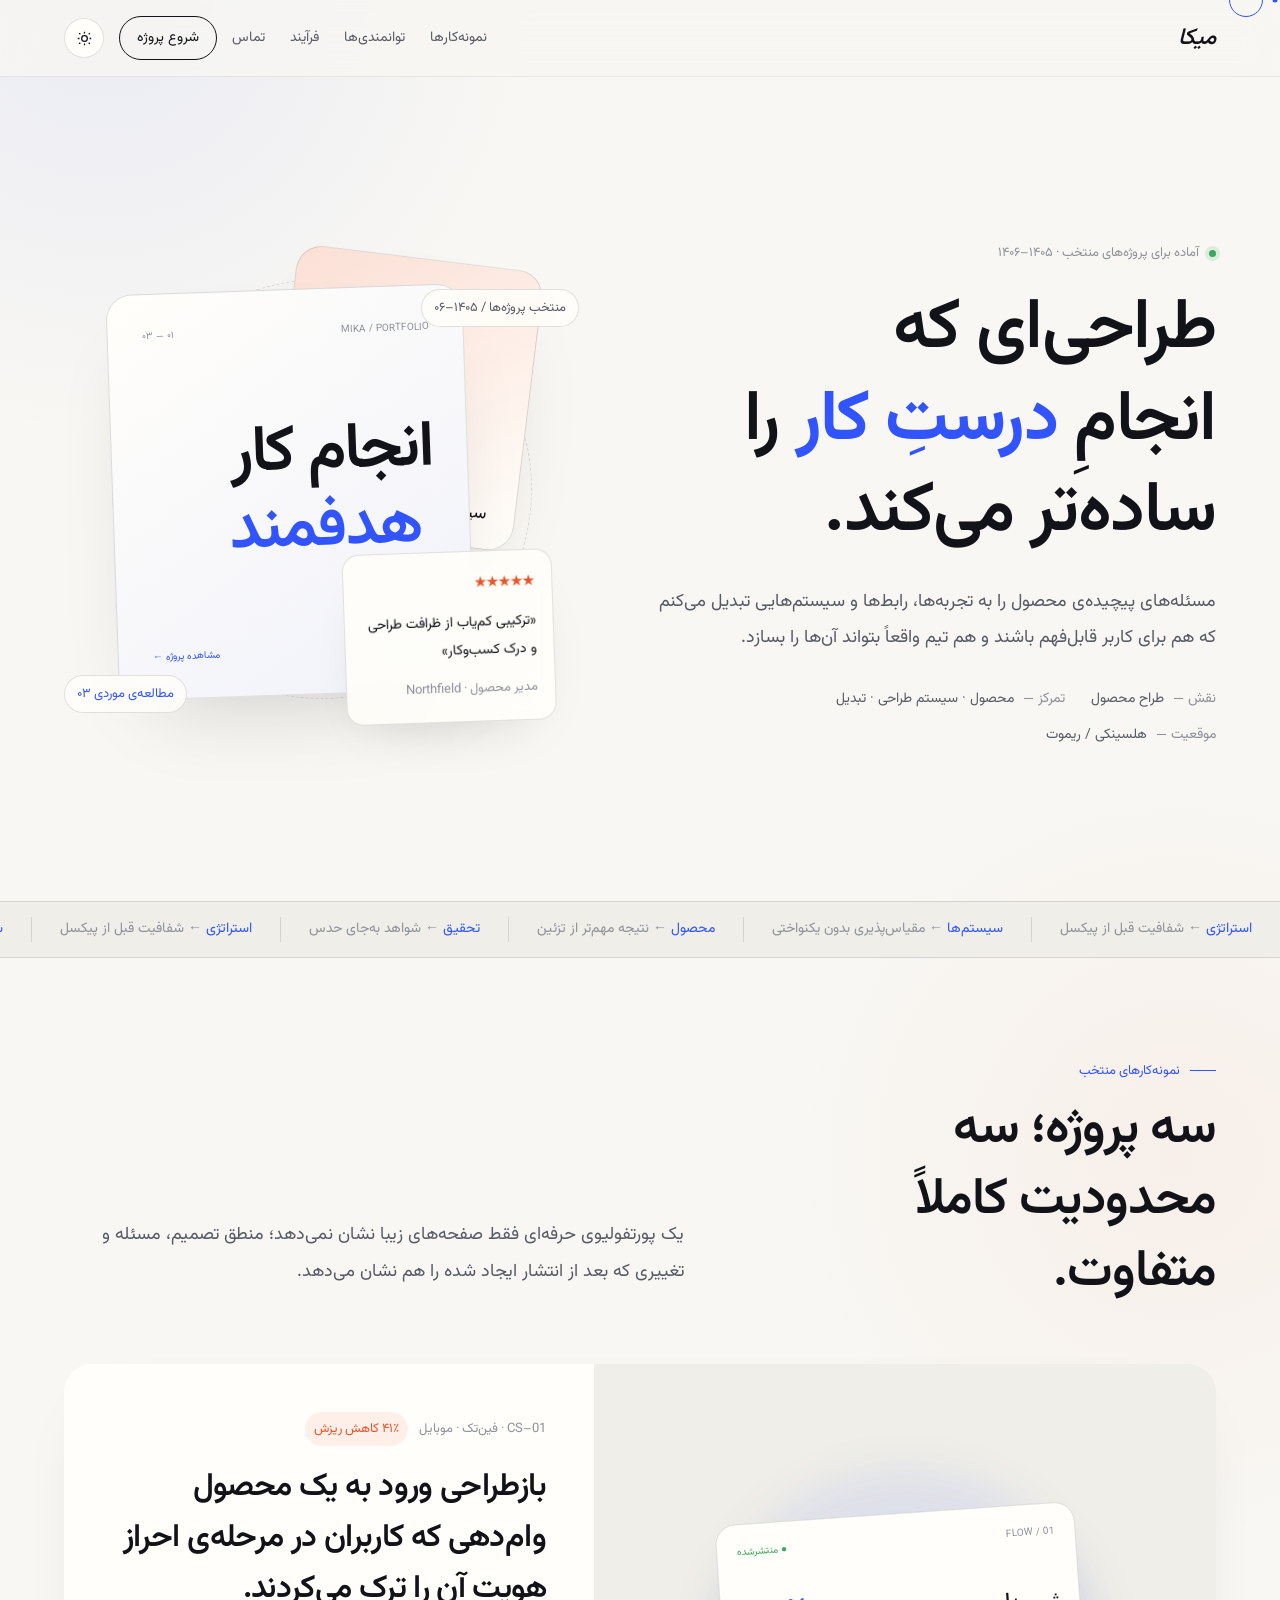
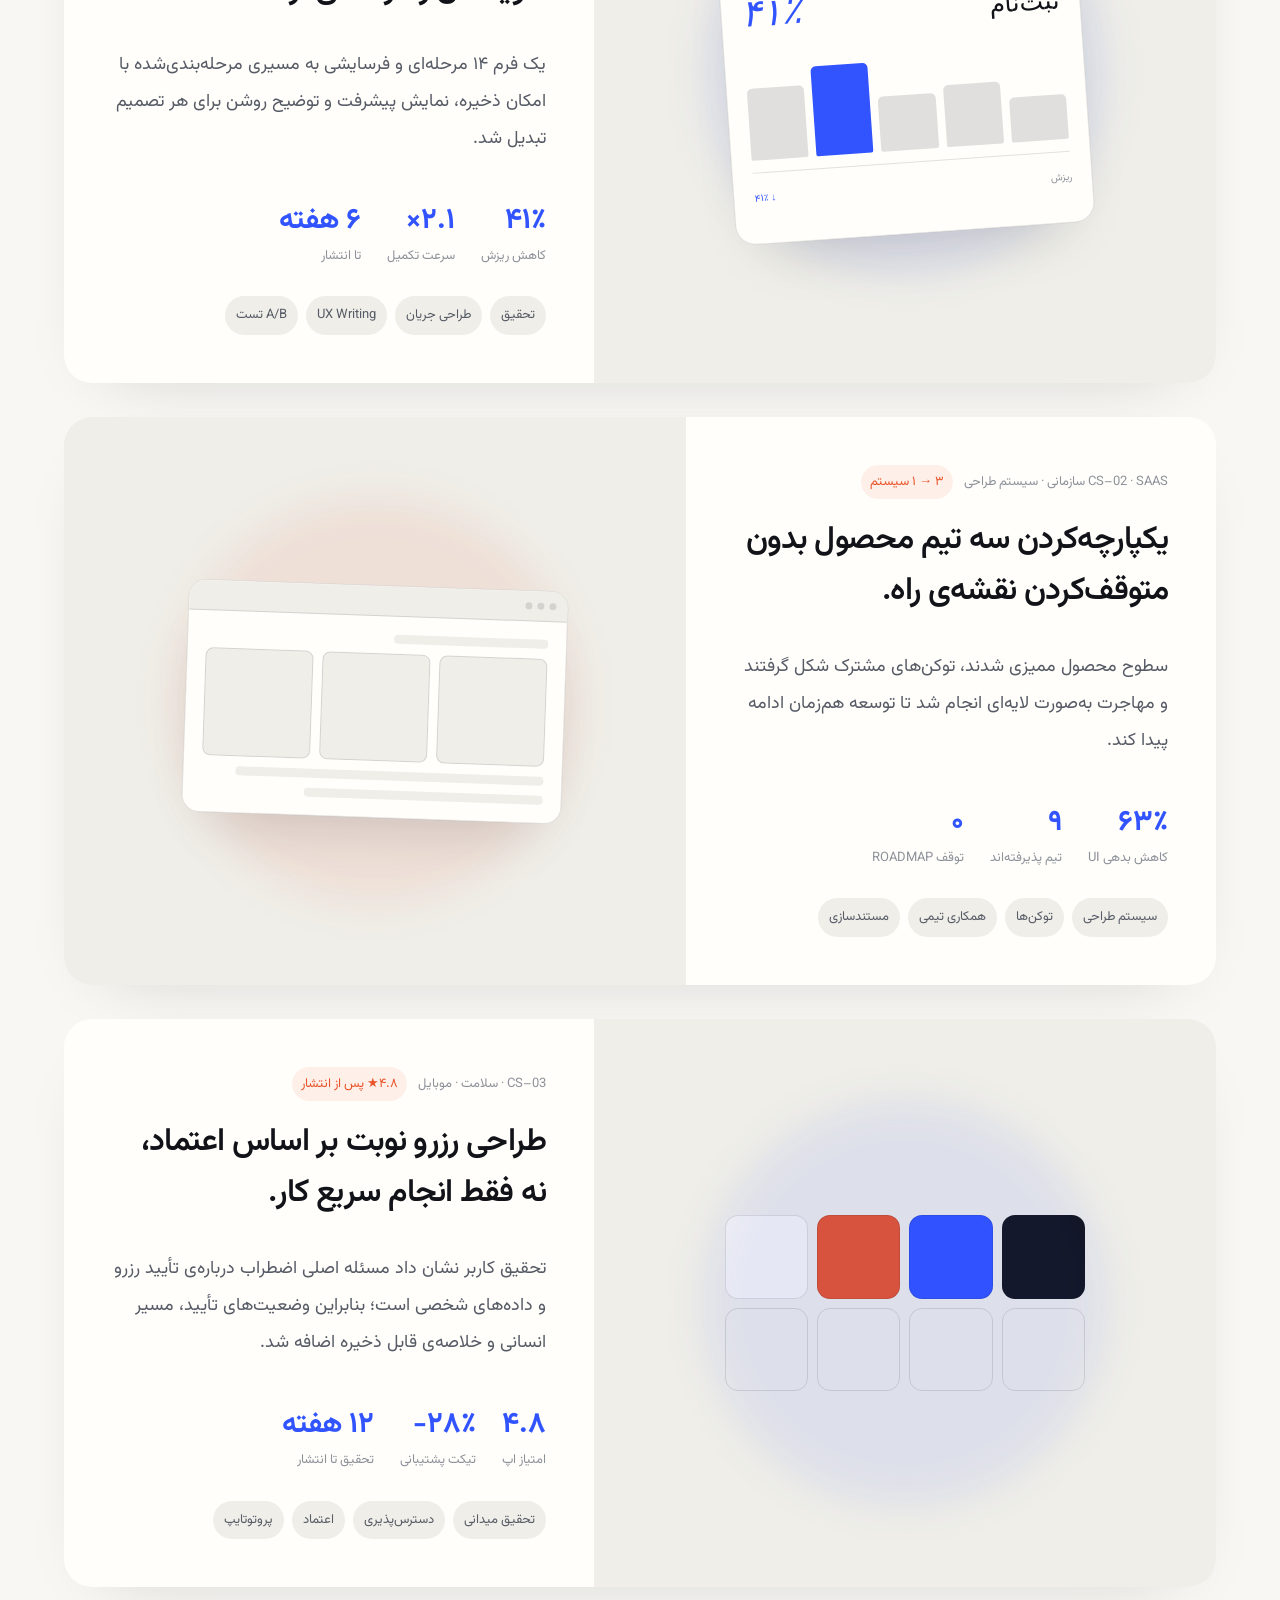
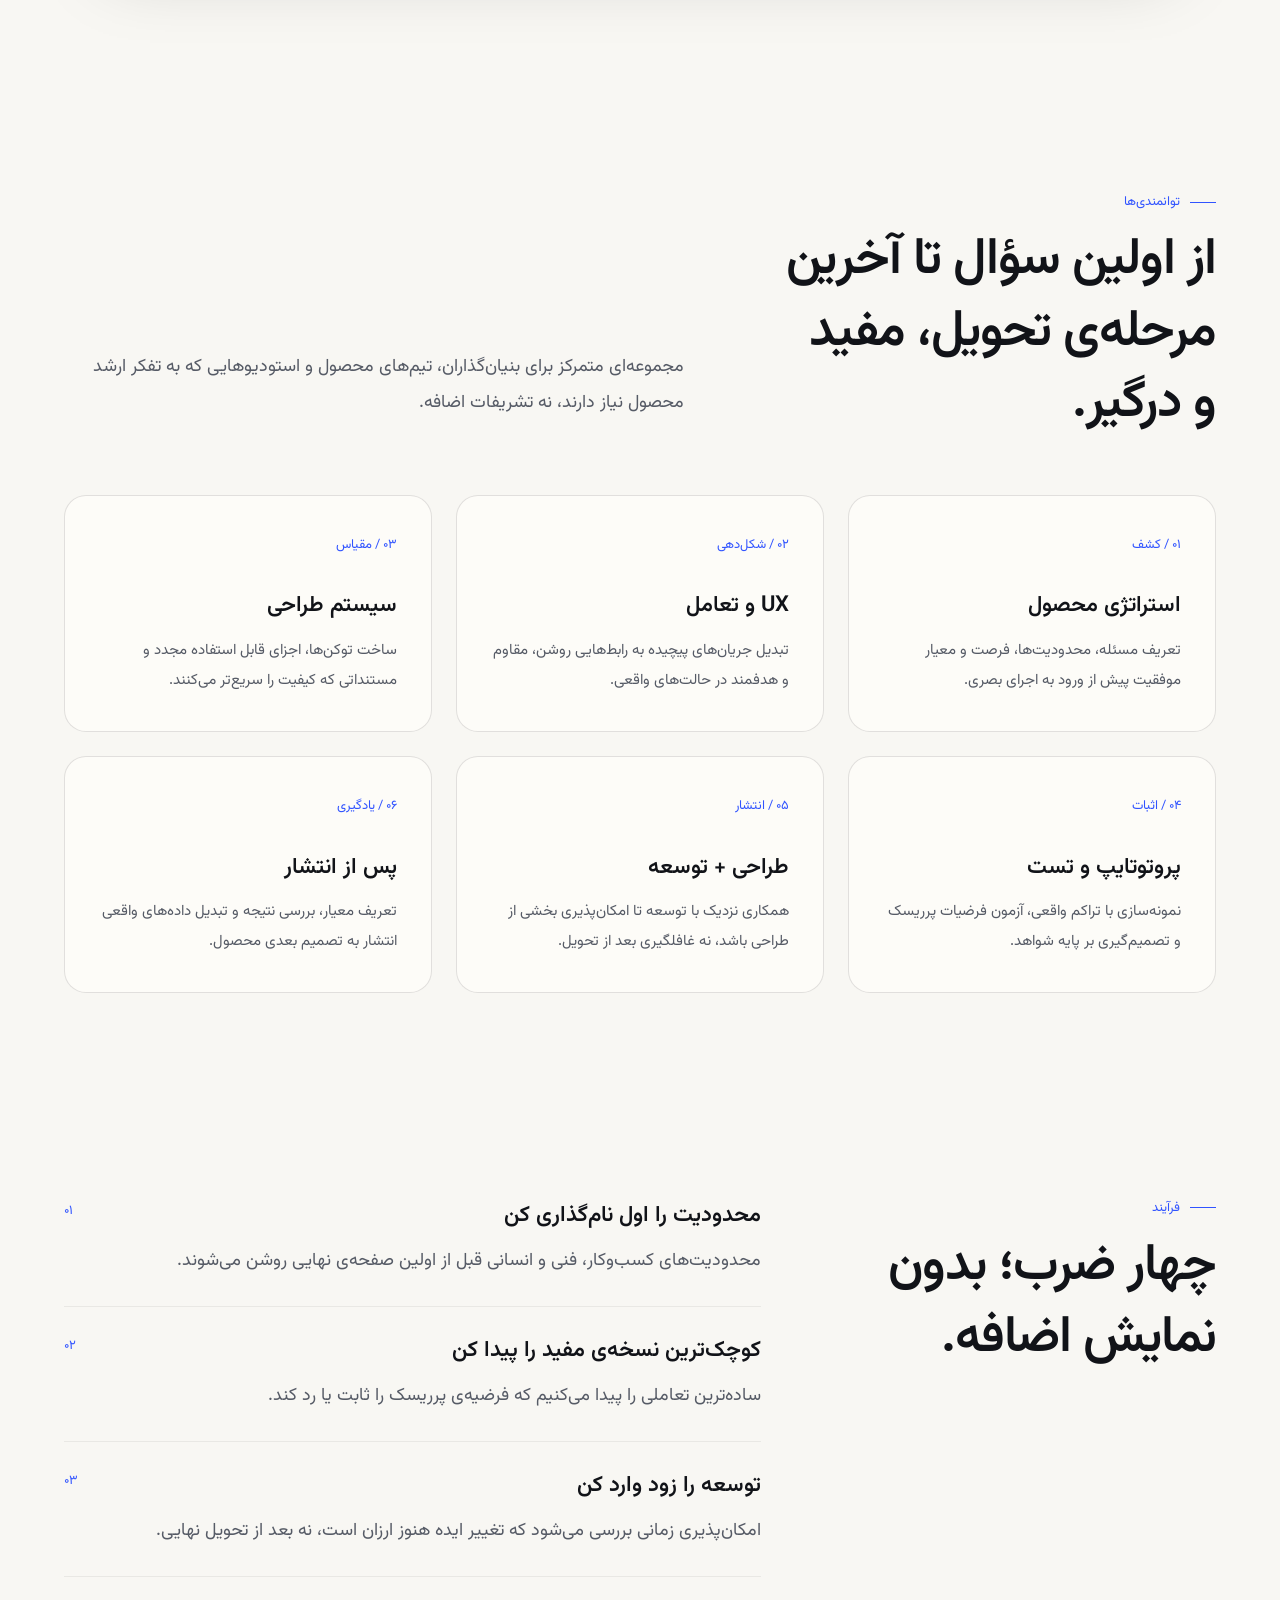
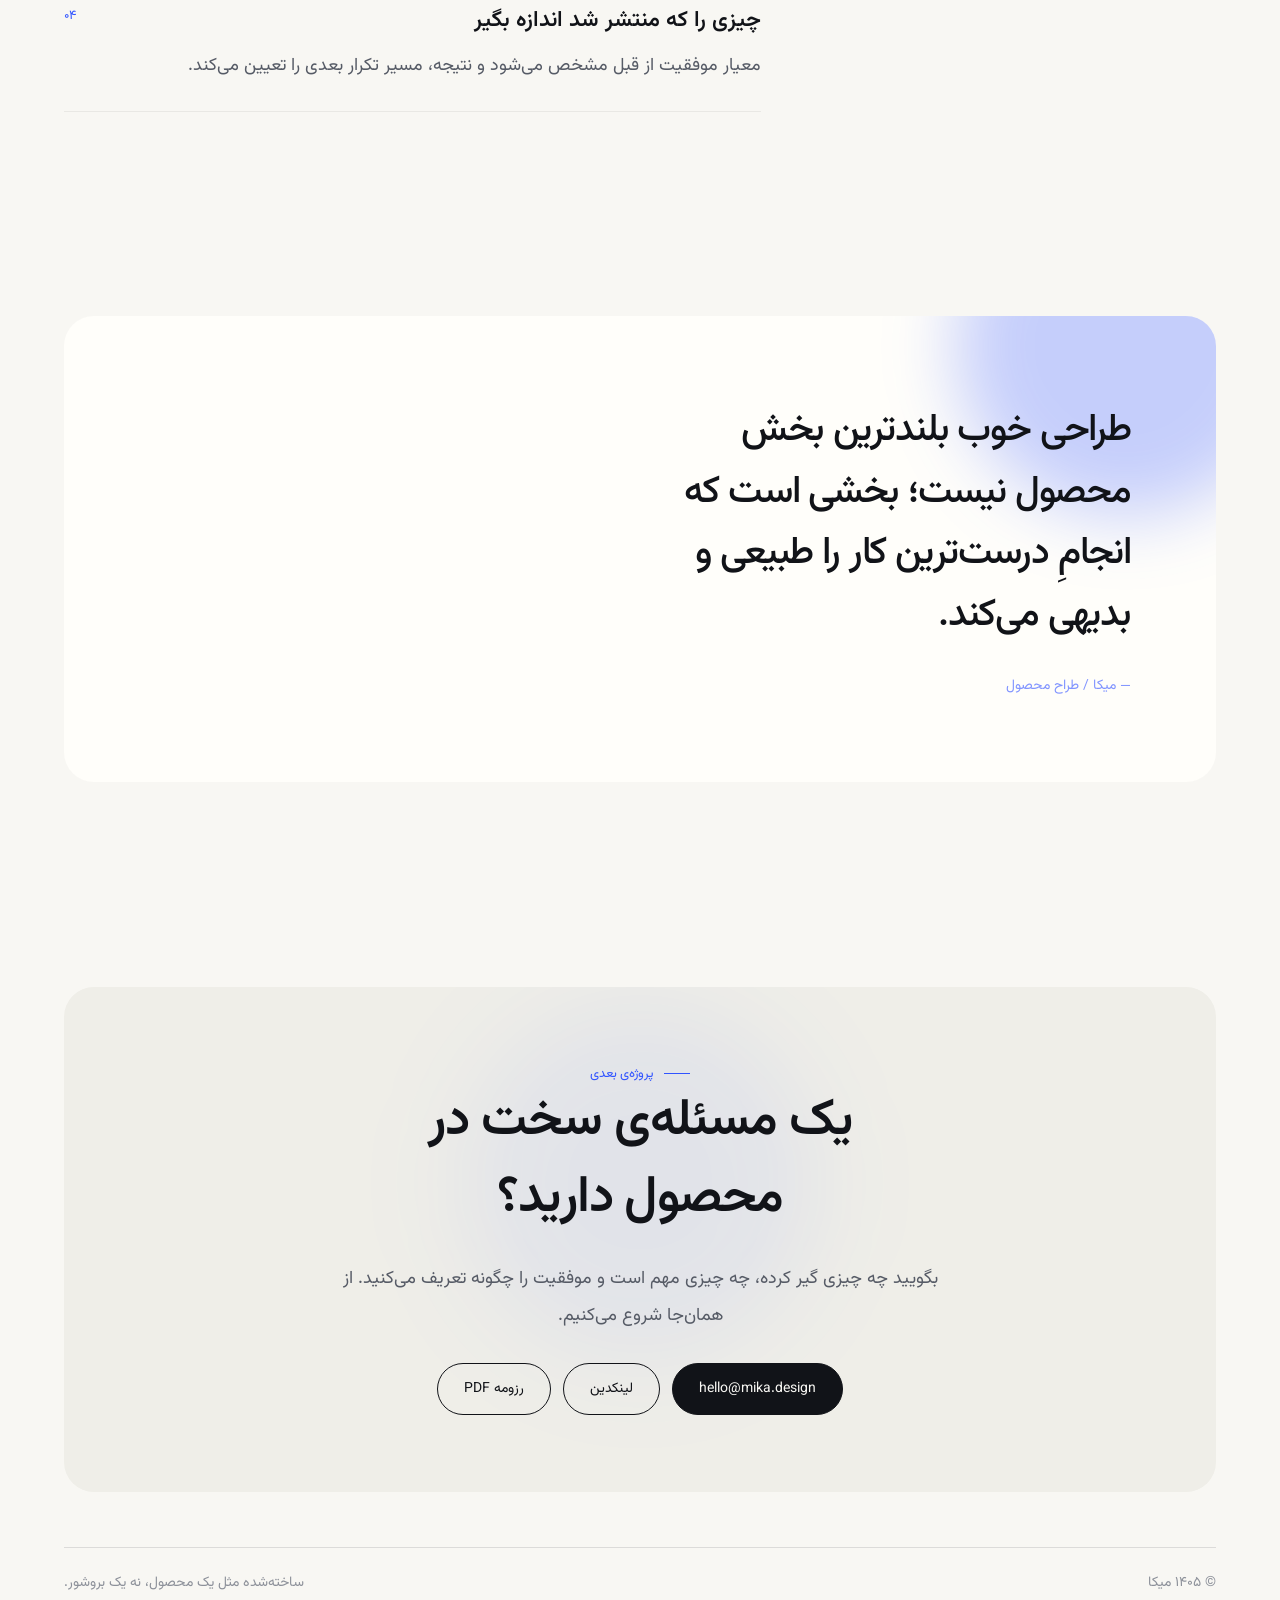
<file: project/fa/index.html>
<!doctype html>
<html lang="fa" dir="rtl">
<head>
  <meta charset="utf-8">
  <meta name="viewport" content="width=device-width,initial-scale=1">
  <title>میکا — قالب حرفه‌ای رزومه و پورتفولیو</title>

  <!-- فونت گوگل: IBM Plex Mono برای برچسب‌های لاتین، Vazirmatn برای متن فارسی -->
  <link rel="preconnect" href="https://fonts.googleapis.com">
  <link rel="preconnect" href="https://fonts.gstatic.com" crossorigin>
  <link href="https://fonts.googleapis.com/css2?family=IBM+Plex+Mono:wght@400;500&family=Vazirmatn:wght@300;400;500;600;700&display=swap" rel="stylesheet">

  <!-- استایل‌شیت اصلی سایت -->
  <link rel="stylesheet" href="assets/css/style.css">
</head>
<body>

  <!-- صفحه‌ی پیش‌بارگذاری تا زمان رویداد "load" پنجره -->
  <div class="site-loader" aria-hidden="true">
    <div class="loader"><b>Mika</b><small>در حال ساخت تجربه</small></div>
  </div>

  <!-- مکان‌نمای سفارشی (فقط دسکتاپ، به main.js نگاه کنید) -->
  <div class="cursor-dot"></div>
  <div class="cursor-ring"></div>

  <!-- ============================== ناوبری ============================== -->
  <nav class="nav">
    <div class="nav-inner wrap">
      <a class="brand" href="#">میکا</a>
      <div class="nav-right">
        <ul class="nav-links" id="navLinks">
          <li><a href="#work">نمونه‌کارها</a></li>
          <li><a href="#capabilities">توانمندی‌ها</a></li>
          <li><a href="#process">فرآیند</a></li>
          <li><a href="#contact">تماس</a></li>
          <!-- در حالت موبایل، دکمه‌ی CTA داخل خودِ منوی کشویی هم تکرار می‌شود -->
          <li class="mobile-only"><a class="nav-cta" href="#contact" style="display:inline-block;margin-top:10px">شروع پروژه</a></li>
        </ul>
        <a class="nav-cta desktop-only" href="#contact" id="navCta">شروع پروژه</a>

        <!-- سوییچ پوسته‌ی روشن / تاریک -->
        <button class="theme-toggle" id="themeToggle" aria-label="تغییر حالت روشن و تاریک">
          <svg class="sun" viewBox="0 0 24 24" fill="none" stroke="currentColor" stroke-width="1.8"><circle cx="12" cy="12" r="4"/><path d="M12 2.5v2.4M12 19.1v2.4M4.4 4.4l1.7 1.7M17.9 17.9l1.7 1.7M2.5 12h2.4M19.1 12h2.4M4.4 19.6l1.7-1.7M17.9 6.1l1.7-1.7"/></svg>
          <svg class="moon" viewBox="0 0 24 24" fill="none" stroke="currentColor" stroke-width="1.8"><path d="M20 14.4A8.5 8.5 0 1 1 9.6 4 6.8 6.8 0 0 0 20 14.4Z"/></svg>
        </button>

        <!-- دکمه‌ی باز/بسته‌کردن منوی موبایل -->
        <button class="menu-toggle" id="menuBtn" aria-label="منو">
          <svg viewBox="0 0 24 24" fill="none" stroke="currentColor" stroke-width="2" stroke-linecap="round"><path d="M4 6h16M4 12h16M4 18h16"/></svg>
        </button>
      </div>
    </div>
  </nav>

  <!-- ================================= هیرو ================================= -->
  <header class="hero wrap">
    <div class="hero-copy reveal">
      <p class="eyebrow"><span class="pulse"></span>آماده برای پروژه‌های منتخب · ۱۴۰۵–۱۴۰۶</p>
      <h1>طراحی‌ای که انجامِ <em>درستِ کار</em> را ساده‌تر می‌کند.</h1>
      <p>مسئله‌های پیچیده‌ی محصول را به تجربه‌ها، رابط‌ها و سیستم‌هایی تبدیل می‌کنم که هم برای کاربر قابل‌فهم باشند و هم تیم واقعاً بتواند آن‌ها را بسازد.</p>
      <div class="meta">
        <div><span>نقش —</span> طراح محصول</div>
        <div><span>تمرکز —</span> محصول · سیستم طراحی · تبدیل</div>
        <div><span>موقعیت —</span> هلسینکی / ریموت</div>
      </div>
    </div>

    <!-- تصویرسازی تزئینی هیرو: حلقه‌ی مداری + کارت‌های چیده‌شده + نقل‌قول مشتری -->
    <div class="hero-art reveal">
      <div class="orbit"></div>
      <div class="note a">منتخب پروژه‌ها / ۱۴۰۵–۰۶</div>
      <div class="note b">۰۳ مطالعه‌ی موردی</div>
      <div class="art-stack">
        <div class="art-card art-back"><span class="mono">CS–02 · سیستم طراحی</span></div>
        <div class="art-card art-main">
          <div class="art-top"><span>MIKA / PORTFOLIO</span><span>۰۱ — ۰۳</span></div>
          <div class="art-title">انجام کار<br><em>هدفمند</em></div>
          <div class="art-foot"><span>محصول · دیجیتال</span><span style="color:var(--blue)">مشاهده پروژه ←</span></div>
        </div>
        <div class="quote">
          <strong>★★★★★</strong>
          <p>«ترکیبی کم‌یاب از ظرافت طراحی و درک کسب‌وکار»</p>
          <small>مدیر محصول · Northfield</small>
        </div>
      </div>
    </div>
  </header>

  <!-- ============================ نوار متحرک (تیکر) ============================ -->
  <div class="ticker">
    <div class="ticker-track">
      <span><b>استراتژی</b> ← شفافیت قبل از پیکسل</span>
      <span><b>سیستم‌ها</b> ← مقیاس‌پذیری بدون یکنواختی</span>
      <span><b>محصول</b> ← نتیجه مهم‌تر از تزئین</span>
      <span><b>تحقیق</b> ← شواهد به‌جای حدس</span>
      <!-- مجموعه‌ی تکراری: برای اسکرول بی‌نهایت و بدون پرش (به @keyframes marquee نگاه کنید) -->
      <span><b>استراتژی</b> ← شفافیت قبل از پیکسل</span>
      <span><b>سیستم‌ها</b> ← مقیاس‌پذیری بدون یکنواختی</span>
      <span><b>محصول</b> ← نتیجه مهم‌تر از تزئین</span>
      <span><b>تحقیق</b> ← شواهد به‌جای حدس</span>
    </div>
  </div>

  <!-- ============================= نمونه‌کارهای منتخب ============================= -->
  <section class="section" id="work">
    <div class="section-head reveal">
      <div>
        <div class="kicker">نمونه‌کارهای منتخب</div>
        <h2>سه پروژه؛ سه محدودیت کاملاً متفاوت.</h2>
      </div>
      <p class="section-note">یک پورتفولیوی حرفه‌ای فقط صفحه‌های زیبا نشان نمی‌دهد؛ منطق تصمیم، مسئله و تغییری که بعد از انتشار ایجاد شده را هم نشان می‌دهد.</p>
    </div>

    <div class="work-grid">

      <!-- کیس ۰۱ — ثبت‌نام فین‌تک -->
      <article class="case reveal">
        <div class="case-art">
          <div class="mock">
            <div class="mock-top"><span>FLOW / 01</span><span style="color:var(--green)">● منتشرشده</span></div>
            <div class="mock-title"><span>ثبت‌نام</span><b>۴۱٪</b></div>
            <div class="bars">
              <i style="--h:42%"></i><i style="--h:58%"></i><i style="--h:51%"></i>
              <i class="active" style="--h:84%"></i><i style="--h:67%"></i>
            </div>
            <div class="mock-foot"><span>ریزش</span><span style="color:var(--blue)">↓ ۴۱٪</span></div>
          </div>
        </div>
        <div class="case-body">
          <div class="case-id">CS–01 · فین‌تک · موبایل <span class="stat">۴۱٪ کاهش ریزش</span></div>
          <h3>بازطراحی ورود به یک محصول وام‌دهی که کاربران در مرحله‌ی احراز هویت آن را ترک می‌کردند.</h3>
          <p>یک فرم ۱۴ مرحله‌ای و فرسایشی به مسیری مرحله‌بندی‌شده با امکان ذخیره، نمایش پیشرفت و توضیح روشن برای هر تصمیم تبدیل شد.</p>
          <div class="metrics">
            <div class="metric"><b>۴۱٪</b><small>کاهش ریزش</small></div>
            <div class="metric"><b>۲.۱×</b><small>سرعت تکمیل</small></div>
            <div class="metric"><b>۶ هفته</b><small>تا انتشار</small></div>
          </div>
          <div class="tags"><span>تحقیق</span><span>طراحی جریان</span><span>UX Writing</span><span>A/B تست</span></div>
        </div>
      </article>

      <!-- کیس ۰۲ — سیستم طراحی SaaS سازمانی -->
      <article class="case reveal">
        <div class="case-art">
          <div class="browser">
            <div class="browser-top"><i></i><i></i><i></i></div>
            <div class="browser-body">
              <div class="line s"></div>
              <div class="cols"><div></div><div></div><div></div></div>
              <div class="line l"></div>
              <div class="line m"></div>
            </div>
          </div>
        </div>
        <div class="case-body">
          <div class="case-id">CS–02 · SaaS سازمانی · سیستم طراحی <span class="stat">۳ → ۱ سیستم</span></div>
          <h3>یکپارچه‌کردن سه تیم محصول بدون متوقف‌کردن نقشه‌ی راه.</h3>
          <p>سطوح محصول ممیزی شدند، توکن‌های مشترک شکل گرفتند و مهاجرت به‌صورت لایه‌ای انجام شد تا توسعه هم‌زمان ادامه پیدا کند.</p>
          <div class="metrics">
            <div class="metric"><b>۶۳٪</b><small>کاهش بدهی UI</small></div>
            <div class="metric"><b>۹</b><small>تیم پذیرفته‌اند</small></div>
            <div class="metric"><b>۰</b><small>توقف Roadmap</small></div>
          </div>
          <div class="tags"><span>سیستم طراحی</span><span>توکن‌ها</span><span>همکاری تیمی</span><span>مستندسازی</span></div>
        </div>
      </article>

      <!-- کیس ۰۳ — رزرو نوبت سلامت -->
      <article class="case reveal">
        <div class="case-art">
          <div class="palette">
            <div class="sw"></div><div class="sw"></div><div class="sw"></div><div class="sw"></div>
            <div class="sw"></div><div class="sw"></div><div class="sw"></div><div class="sw"></div>
          </div>
        </div>
        <div class="case-body">
          <div class="case-id">CS–03 · سلامت · موبایل <span class="stat">۴.۸★ پس از انتشار</span></div>
          <h3>طراحی رزرو نوبت بر اساس اعتماد، نه فقط انجام سریع کار.</h3>
          <p>تحقیق کاربر نشان داد مسئله اصلی اضطراب درباره‌ی تأیید رزرو و داده‌های شخصی است؛ بنابراین وضعیت‌های تأیید، مسیر انسانی و خلاصه‌ی قابل ذخیره اضافه شد.</p>
          <div class="metrics">
            <div class="metric"><b>۴.۸</b><small>امتیاز اپ</small></div>
            <div class="metric"><b>۲۸٪−</b><small>تیکت پشتیبانی</small></div>
            <div class="metric"><b>۱۲ هفته</b><small>تحقیق تا انتشار</small></div>
          </div>
          <div class="tags"><span>تحقیق میدانی</span><span>دسترس‌پذیری</span><span>اعتماد</span><span>پروتوتایپ</span></div>
        </div>
      </article>

    </div>
  </section>

  <!-- ============================== توانمندی‌ها ============================== -->
  <section class="section" id="capabilities">
    <div class="section-head reveal">
      <div>
        <div class="kicker">توانمندی‌ها</div>
        <h2>از اولین سؤال تا آخرین مرحله‌ی تحویل، مفید و درگیر.</h2>
      </div>
      <p class="section-note">مجموعه‌ای متمرکز برای بنیان‌گذاران، تیم‌های محصول و استودیوهایی که به تفکر ارشد محصول نیاز دارند، نه تشریفات اضافه.</p>
    </div>
    <div class="capabilities">
      <div class="cap reveal"><span class="cap-num">۰۱ / کشف</span><h3>استراتژی محصول</h3><p>تعریف مسئله، محدودیت‌ها، فرصت و معیار موفقیت پیش از ورود به اجرای بصری.</p></div>
      <div class="cap reveal"><span class="cap-num">۰۲ / شکل‌دهی</span><h3>UX و تعامل</h3><p>تبدیل جریان‌های پیچیده به رابط‌هایی روشن، مقاوم و هدفمند در حالت‌های واقعی.</p></div>
      <div class="cap reveal"><span class="cap-num">۰۳ / مقیاس</span><h3>سیستم طراحی</h3><p>ساخت توکن‌ها، اجزای قابل استفاده مجدد و مستنداتی که کیفیت را سریع‌تر می‌کنند.</p></div>
      <div class="cap reveal"><span class="cap-num">۰۴ / اثبات</span><h3>پروتوتایپ و تست</h3><p>نمونه‌سازی با تراکم واقعی، آزمون فرضیات پرریسک و تصمیم‌گیری بر پایه شواهد.</p></div>
      <div class="cap reveal"><span class="cap-num">۰۵ / انتشار</span><h3>طراحی + توسعه</h3><p>همکاری نزدیک با توسعه تا امکان‌پذیری بخشی از طراحی باشد، نه غافلگیری بعد از تحویل.</p></div>
      <div class="cap reveal"><span class="cap-num">۰۶ / یادگیری</span><h3>پس از انتشار</h3><p>تعریف معیار، بررسی نتیجه و تبدیل داده‌های واقعی انتشار به تصمیم بعدی محصول.</p></div>
    </div>
  </section>

  <!-- ================================ فرآیند ================================ -->
  <section class="section" id="process">
    <div class="process">
      <div class="reveal">
        <div class="kicker">فرآیند</div>
        <h2>چهار ضرب؛ بدون نمایش اضافه.</h2>
      </div>
      <div class="steps">
        <div class="step reveal"><span class="step-num">۰۱</span><div><h3>محدودیت را اول نام‌گذاری کن</h3><p>محدودیت‌های کسب‌وکار، فنی و انسانی قبل از اولین صفحه‌ی نهایی روشن می‌شوند.</p></div></div>
        <div class="step reveal"><span class="step-num">۰۲</span><div><h3>کوچک‌ترین نسخه‌ی مفید را پیدا کن</h3><p>ساده‌ترین تعاملی را پیدا می‌کنیم که فرضیه‌ی پرریسک را ثابت یا رد کند.</p></div></div>
        <div class="step reveal"><span class="step-num">۰۳</span><div><h3>توسعه را زود وارد کن</h3><p>امکان‌پذیری زمانی بررسی می‌شود که تغییر ایده هنوز ارزان است، نه بعد از تحویل نهایی.</p></div></div>
        <div class="step reveal"><span class="step-num">۰۴</span><div><h3>چیزی را که منتشر شد اندازه بگیر</h3><p>معیار موفقیت از قبل مشخص می‌شود و نتیجه، مسیر تکرار بعدی را تعیین می‌کند.</p></div></div>
      </div>
    </div>
  </section>

  <!-- =============================== نقل‌قول برجسته =============================== -->
  <section class="section">
    <div class="quote-band reveal">
      <blockquote>طراحی خوب بلندترین بخش محصول نیست؛ بخشی است که انجامِ درست‌ترین کار را طبیعی و بدیهی می‌کند.</blockquote>
      <cite>— میکا / طراح محصول</cite>
    </div>
  </section>

  <!-- =============================== تماس / فراخوان اقدام =============================== -->
  <section class="section contact" id="contact">
    <div class="contact-card reveal">
      <div class="kicker" style="justify-content:center">پروژه‌ی بعدی</div>
      <h2>یک مسئله‌ی سخت در محصول دارید؟</h2>
      <p class="section-note" style="margin:0 auto 28px;text-align:center">بگویید چه چیزی گیر کرده، چه چیزی مهم است و موفقیت را چگونه تعریف می‌کنید. از همان‌جا شروع می‌کنیم.</p>
      <div class="contact-actions">
        <a class="primary" href="mailto:hello@mika.design">hello@mika.design</a>
        <a href="#">لینکدین</a>
        <a href="#">رزومه PDF</a>
      </div>
    </div>
    <footer>
      <span>© ۱۴۰۵ میکا</span>
      <span>ساخته‌شده مثل یک محصول، نه یک بروشور.</span>
    </footer>
  </section>

  <!-- اسکریپت‌های سایت -->
  <script src="assets/js/main.js"></script>
</body>
</html>
</file>
<file: assets/css/landing.css>
*{box-sizing:border-box}
:root{
  --bg:#f5f6fa;--surface:rgba(255,255,255,.82);--surface-solid:#fff;--ink:#11131a;
  --muted:#656a78;--line:rgba(17,19,26,.10);--blue:#365cff;--violet:#7357ff;
  --dark:#10131d;--dark-2:#171b27;--shadow:0 24px 70px rgba(27,33,61,.12);
}
html{scroll-behavior:smooth}
body{margin:0;background:var(--bg);color:var(--ink);font-family:"Vazirmatn","DM Sans",sans-serif;overflow-x:hidden}
body:before{content:"";position:fixed;inset:0;pointer-events:none;background-image:linear-gradient(rgba(20,24,40,.025) 1px,transparent 1px),linear-gradient(90deg,rgba(20,24,40,.025) 1px,transparent 1px);background-size:48px 48px;mask-image:linear-gradient(to bottom,#000,transparent 80%);z-index:-3}
a{color:inherit;text-decoration:none}
.container{width:min(1180px,calc(100% - 48px));margin:auto}
.ambient{position:absolute;border-radius:50%;filter:blur(2px);pointer-events:none;z-index:-2}
.ambient-a{width:420px;height:420px;top:70px;right:-160px;background:radial-gradient(circle,rgba(71,101,255,.16),transparent 68%)}
.ambient-b{width:500px;height:500px;top:520px;left:-240px;background:radial-gradient(circle,rgba(151,86,255,.13),transparent 68%)}

.site-header{height:82px;position:sticky;top:0;z-index:20;background:rgba(245,246,250,.78);backdrop-filter:blur(18px);border-bottom:1px solid var(--line)}
.header-inner{height:100%;display:flex;align-items:center;justify-content:space-between;gap:30px}
.brand{display:inline-flex;align-items:center;gap:10px;font-family:"DM Sans",sans-serif;font-weight:700;letter-spacing:-.03em;font-size:20px}
.brand-mark{display:grid;place-items:center;width:34px;height:34px;border-radius:11px;background:linear-gradient(135deg,var(--blue),var(--violet));color:#fff;box-shadow:0 8px 24px rgba(65,87,255,.28)}
.nav{display:flex;align-items:center;gap:32px;color:#737887;font-size:13px;font-weight:500}
.nav a{transition:.2s}.nav a:hover{color:var(--ink)}
.header-cta{font-size:12px;font-weight:700;border:1px solid var(--line);background:rgba(255,255,255,.72);padding:11px 15px;border-radius:999px;transition:.2s}
.header-cta:hover{transform:translateY(-2px);box-shadow:0 10px 25px rgba(20,25,50,.08)}

.hero{min-height:690px;display:grid;grid-template-columns:1.02fr .98fr;align-items:center;gap:60px;padding-top:70px;padding-bottom:78px}
.hero-copy{position:relative;z-index:2}
.eyebrow,.section-label{font-family:"DM Sans",sans-serif;font-size:10px;letter-spacing:.16em;font-weight:700;color:#68718a}
.eyebrow{display:inline-flex;align-items:center;gap:9px;margin-bottom:24px}
.eyebrow i{width:7px;height:7px;border-radius:50%;background:var(--blue);box-shadow:0 0 0 6px rgba(54,92,255,.10)}
h1{font-size:clamp(44px,5.6vw,78px);line-height:1.06;letter-spacing:-.055em;margin:0 0 25px;font-weight:800}
h1 em{font-style:normal;background:linear-gradient(90deg,#1c45dc,#8458f8);-webkit-background-clip:text;background-clip:text;color:transparent}
.hero-text{max-width:620px;color:var(--muted);font-size:15px;line-height:2.05;margin:0}
.hero-actions{display:flex;gap:12px;align-items:center;margin-top:30px}
.btn{display:inline-flex;align-items:center;gap:12px;border-radius:999px;padding:13px 19px;font-size:12px;font-weight:700;transition:.25s}
.btn span{font-family:"DM Sans",sans-serif}
.btn-primary{background:var(--ink);color:#fff;box-shadow:0 14px 34px rgba(17,19,26,.16)}
.btn-primary:hover{transform:translateY(-3px);box-shadow:0 18px 40px rgba(17,19,26,.22)}
.btn-ghost{border:1px solid var(--line);background:rgba(255,255,255,.55)}
.btn-ghost:hover{transform:translateY(-3px);background:#fff}
.mini-stats{display:flex;gap:35px;margin-top:48px;padding-top:22px;border-top:1px solid var(--line);max-width:540px}
.mini-stats div{display:flex;flex-direction:column;gap:2px}
.mini-stats strong{font:700 18px "DM Sans",sans-serif;letter-spacing:-.04em}
.mini-stats span{font-size:10px;color:#858a98}

.hero-visual{position:relative;min-height:500px;display:grid;place-items:center}
.visual-glow{position:absolute;width:470px;height:470px;border-radius:50%;background:radial-gradient(circle,rgba(81,102,255,.20),rgba(131,83,255,.08) 42%,transparent 70%);filter:blur(8px)}
.preview-frame{position:relative;width:min(560px,100%);border:1px solid rgba(255,255,255,.75);border-radius:24px;overflow:hidden;background:#fff;box-shadow:var(--shadow);transform:rotate(-2deg);transition:transform .5s}
.preview-frame:hover{transform:rotate(0deg) translateY(-6px)}
.browser-bar{height:38px;display:flex;align-items:center;justify-content:space-between;padding:0 13px;background:rgba(250,250,252,.92);border-bottom:1px solid #eceef3;color:#9aa0ae;font:10px "DM Sans",sans-serif}
.dots{display:flex;gap:5px}.dots b{width:7px;height:7px;border-radius:50%;background:#d8dbe3}.address{opacity:.8}.browser-icon{font-size:12px}
.preview-frame img{display:block;width:100%;height:auto}
.floating-chip{position:absolute;z-index:3;background:#10131d;color:#fff;border:1px solid rgba(255,255,255,.12);box-shadow:0 15px 35px rgba(20,25,50,.20);padding:10px 14px;border-radius:999px;font:700 10px "DM Sans",sans-serif;letter-spacing:.06em}
.chip-top{top:48px;right:-4px}.chip-bottom{bottom:55px;left:-10px}

.ticker{overflow:hidden;border-top:1px solid var(--line);border-bottom:1px solid var(--line);background:rgba(255,255,255,.48);white-space:nowrap}
.ticker-track{display:flex;align-items:center;gap:28px;width:max-content;padding:18px 0;animation:marquee 34s linear infinite;font:700 10px "DM Sans",sans-serif;letter-spacing:.13em;color:#777e8d}
.ticker-track b{color:var(--blue);font-size:13px}
@keyframes marquee{to{transform:translateX(50%)}}

.section{padding-top:115px;padding-bottom:115px}
.section-heading{display:flex;justify-content:space-between;gap:50px;align-items:end;margin-bottom:40px}
.section-heading>div{max-width:600px}
.section-heading h2,.showcase h2,.final-cta h2{font-size:clamp(30px,4vw,48px);line-height:1.2;letter-spacing:-.045em;margin:13px 0 0}
.section-heading>p{max-width:420px;color:var(--muted);font-size:13px;line-height:1.9;margin:0}
.demo-grid{display:grid;grid-template-columns:repeat(2,1fr);gap:22px}
.demo-card{background:var(--surface);border:1px solid rgba(255,255,255,.95);box-shadow:0 16px 50px rgba(30,36,65,.06);border-radius:22px;overflow:hidden;transition:.3s}
.demo-card:hover{transform:translateY(-7px);box-shadow:0 24px 65px rgba(30,36,65,.13)}
.demo-preview{height:330px;position:relative;overflow:hidden;background:#e9ebf2;border-bottom:1px solid var(--line)}
.demo-preview iframe{position:absolute;width:1280px;height:820px;top:0;left:50%;transform:translateX(-50%) scale(.5);transform-origin:top center;border:0;background:#fff;pointer-events:none}
.preview-cover{position:absolute;inset:0;z-index:2}
.variant-badge{position:absolute;z-index:3;top:15px;right:15px;padding:7px 10px;border-radius:999px;background:rgba(255,255,255,.88);backdrop-filter:blur(10px);font:700 9px "DM Sans",sans-serif;letter-spacing:.08em;box-shadow:0 8px 20px rgba(0,0,0,.08)}
.dark-badge{background:#141823;color:#fff}
.demo-body{padding:22px 22px 24px;display:flex;align-items:end;justify-content:space-between;gap:20px}
.demo-index{font:700 10px "DM Sans",sans-serif;color:#8a90a0;letter-spacing:.12em}
.demo-body h3{font-size:20px;margin:7px 0 7px;letter-spacing:-.03em}
.demo-body p{font-size:11px;line-height:1.9;color:var(--muted);margin:0;max-width:440px}
.round-link{width:42px;height:42px;flex:0 0 42px;display:grid;place-items:center;border-radius:50%;background:var(--ink);color:#fff;font:15px "DM Sans",sans-serif;transition:.25s}
.round-link:hover{transform:rotate(8deg) scale(1.06);background:var(--blue)}

.feature-band{background:var(--dark);color:#fff;padding:115px 0;position:relative;overflow:hidden}
.feature-band:before{content:"";position:absolute;width:700px;height:700px;border-radius:50%;right:-280px;top:-350px;background:radial-gradient(circle,rgba(76,98,255,.22),transparent 65%)}
.feature-band:after{content:"";position:absolute;left:0;right:0;top:0;height:1px;background:linear-gradient(90deg,transparent,rgba(255,255,255,.15),transparent)}
.light-heading .section-label{color:#818ba5}.light-heading h2{color:#fff}.light-heading>p{color:#98a0b3}
.feature-grid{display:grid;grid-template-columns:repeat(3,1fr);border-top:1px solid rgba(255,255,255,.10)}
.feature-item{padding:28px 25px 26px 0;border-bottom:1px solid rgba(255,255,255,.10);min-height:180px}
.feature-item:nth-child(3n+2),.feature-item:nth-child(3n+3){padding-right:25px;border-right:1px solid rgba(255,255,255,.10)}
.feature-item span{font:700 10px "DM Sans",sans-serif;color:#65708b;letter-spacing:.1em}
.feature-item h3{font:700 19px "DM Sans",sans-serif;letter-spacing:-.03em;margin:20px 0 10px}
.feature-item p{color:#929aaf;font-size:11px;line-height:1.9;max-width:260px;margin:0}

.showcase{display:grid;grid-template-columns:1.12fr .88fr;gap:70px;align-items:center}
.showcase-image{border-radius:25px;overflow:hidden;border:1px solid #fff;box-shadow:var(--shadow);background:#fff}
.showcase-image img{width:100%;display:block}
.image-caption{display:flex;justify-content:space-between;padding:12px 15px;background:#fff;color:#8a90a0;font:700 9px "DM Sans",sans-serif;letter-spacing:.1em}
.showcase-copy>p{color:var(--muted);font-size:13px;line-height:2;margin:22px 0}
.check-list{display:grid;gap:13px;margin:25px 0 30px}
.check-list div{display:flex;align-items:center;gap:10px;font-size:12px}
.check-list i{font-style:normal;display:grid;place-items:center;width:22px;height:22px;border-radius:50%;background:rgba(54,92,255,.10);color:var(--blue);font-size:11px}

.final-cta{padding:95px 0;background:linear-gradient(135deg,#eef1ff,#f7f4ff 50%,#edf5ff);border-top:1px solid var(--line);border-bottom:1px solid var(--line)}
.final-inner{display:flex;align-items:end;justify-content:space-between;gap:40px}
.final-cta h2{margin-top:14px}
.big-arrow{display:inline-flex;align-items:center;gap:30px;padding:17px 20px 17px 24px;border:1px solid rgba(54,92,255,.20);background:#fff;border-radius:999px;font-size:12px;font-weight:700;box-shadow:0 12px 30px rgba(60,80,160,.10)}
.big-arrow span{width:34px;height:34px;display:grid;place-items:center;border-radius:50%;background:var(--blue);color:#fff;font:16px "DM Sans",sans-serif}
.footer{background:#fff}
.footer-inner{min-height:88px;display:flex;align-items:center;justify-content:space-between;gap:20px;color:#858b9a;font-size:10px}
.footer .brand{color:var(--ink);font-size:17px}.footer .brand-mark{width:30px;height:30px;border-radius:9px}
.footer a{color:#555b6a}

@media(max-width:900px){
  .nav{display:none}.hero{grid-template-columns:1fr;gap:30px;padding-top:55px}.hero-visual{min-height:420px}.preview-frame{width:min(650px,100%);transform:none}
  .section-heading,.final-inner{align-items:start;flex-direction:column}.section-heading>p{max-width:600px}
  .showcase{grid-template-columns:1fr;gap:45px}.showcase-copy{max-width:650px}
}
@media(max-width:680px){
  .container{width:min(100% - 28px,1180px)}
  .site-header{height:70px}.header-cta{display:none}
  h1{font-size:44px}.hero{min-height:auto;padding-top:50px;padding-bottom:60px}.hero-text{font-size:13px}
  .hero-actions{flex-wrap:wrap}.mini-stats{gap:20px;margin-top:35px}.mini-stats strong{font-size:16px}
  .hero-visual{min-height:300px}.visual-glow{width:330px;height:330px}.chip-top{right:0;top:10px}.chip-bottom{left:0;bottom:10px}
  .section{padding-top:80px;padding-bottom:80px}.demo-grid{grid-template-columns:1fr}.demo-preview{height:300px}
  .demo-preview iframe{transform:translateX(-50%) scale(.43)}
  .feature-band{padding:80px 0}.feature-grid{grid-template-columns:1fr}.feature-item,.feature-item:nth-child(3n+2),.feature-item:nth-child(3n+3){padding:24px 0;border-right:0}
  .final-cta{padding:75px 0}.footer-inner{padding:18px 0;flex-wrap:wrap}
}
@media(prefers-reduced-motion:reduce){
  html{scroll-behavior:auto}.ticker-track{animation:none}.demo-card,.preview-frame,.btn{transition:none}
}

.reveal{opacity:0;transform:translateY(18px);transition:opacity .65s ease,transform .65s ease}
.reveal.visible{opacity:1;transform:none}
@media(prefers-reduced-motion:reduce){.reveal{opacity:1;transform:none;transition:none}}
</file>
<file: project/en/assets/css/style.css>
/* =========================================================================
   MIKA — Product Designer Portfolio
   Stylesheet (English / LTR version)
   ========================================================================= */

/* -------------------------------------------------------------------------
   1. Design tokens (CSS custom properties)
   ------------------------------------------------------------------------- */
:root{
  --paper:#f8f7f3; --paper-2:#efeee8; --card:#fffefa;
  --ink:#111318; --soft:#565b66; --muted:#8d919a;
  --line:rgba(17,19,24,.12); --line-soft:rgba(17,19,24,.065);
  --blue:#3154ff; --blue-2:#8295ff; --red:#e9542b; --green:#39a85b;
  --shadow:rgba(17,19,24,.22); --max:1320px; --gutter:clamp(20px,5vw,78px);
  --ease:cubic-bezier(.2,.8,.2,1);
  /* Quote band — light theme */
  --quote-bg:var(--card);
  --quote-text:var(--ink);
}

/* Dark theme overrides — toggled via [data-theme="dark"] on <html> */
html[data-theme="dark"]{
  --paper:#101216; --paper-2:#191c22; --card:#171a20;
  --ink:#f5f4ef; --soft:#b8bbc4; --muted:#777c87;
  --line:rgba(245,244,239,.13); --line-soft:rgba(245,244,239,.065);
  --blue:#7890ff; --blue-2:#a8b5ff; --red:#ff7350; --green:#59c977;
  --shadow:rgba(0,0,0,.55);

  /* Quote band — dark theme */
  --quote-bg:var(--card);
  --quote-text:var(--ink);
}

/* -------------------------------------------------------------------------
   2. Base / reset
   ------------------------------------------------------------------------- */
*{box-sizing:border-box}
html{scroll-behavior:smooth}
body{
  margin:0;background:
  radial-gradient(800px circle at 8% 0%,color-mix(in srgb,var(--blue) 7%,transparent),transparent 55%),
  radial-gradient(700px circle at 92% 18%,color-mix(in srgb,var(--red) 5%,transparent),transparent 55%),
  var(--paper);color:var(--ink);font-family:Inter,system-ui,sans-serif;
  line-height:1.55;-webkit-font-smoothing:antialiased;transition:.35s background,.35s color;
}
a{color:inherit} button{font:inherit}
::selection{background:var(--blue);color:#fff}
.wrap{max-width:var(--max);margin:auto;padding:0 var(--gutter)}
.mono{font-family:"IBM Plex Mono",ui-monospace,monospace;letter-spacing:.04em}

/* -------------------------------------------------------------------------
   3. Preload / site loader
   ------------------------------------------------------------------------- */
.site-loader{position:fixed;inset:0;z-index:9999;display:grid;place-items:center;background:var(--paper);transition:.8s var(--ease);transition-property:opacity,visibility}
.site-loader.done{opacity:0;visibility:hidden;pointer-events:none}
.loader{width:130px;height:130px;position:relative;display:grid;place-items:center}
.loader:before,.loader:after{content:"";position:absolute;border:1px solid var(--line);border-radius:50%}
.loader:before{inset:0;border-top-color:var(--blue);animation:spin 1.2s linear infinite}
.loader:after{inset:13px;border-style:dashed;animation:spin 2.3s linear infinite reverse}
.loader b{font:italic 25px Fraunces,serif}
.loader small{position:absolute;top:calc(100% + 20px);white-space:nowrap;color:var(--muted);font:10px "IBM Plex Mono",monospace;text-transform:uppercase;letter-spacing:.14em}
@keyframes spin{to{transform:rotate(360deg)}}

/* -------------------------------------------------------------------------
   4. Navigation
   ------------------------------------------------------------------------- */
.nav{position:sticky;top:0;z-index:100;background:color-mix(in srgb,var(--paper) 78%,transparent);backdrop-filter:blur(18px);border-bottom:1px solid var(--line-soft)}
.nav-inner{min-height:76px;display:flex;align-items:center;justify-content:space-between;gap:20px}
.brand{font:500 italic 24px Fraunces,serif;text-decoration:none}
.nav-right{display:flex;align-items:center;gap:20px}
.nav-links{display:flex;gap:28px;list-style:none;margin:0;padding:0;font:11px "IBM Plex Mono",monospace;text-transform:uppercase}
.nav-links a{text-decoration:none;color:var(--soft);position:relative}
.nav-links a:after{content:"";position:absolute;left:0;right:0;bottom:-7px;height:1px;background:var(--blue);transform:scaleX(0);transform-origin:left;transition:.25s}
.nav-links a:hover:after{transform:scaleX(1)}
.nav-cta,.pill-btn{border:1px solid var(--ink);border-radius:999px;padding:10px 17px;text-decoration:none;font:11px "IBM Plex Mono",monospace;text-transform:uppercase;transition:.3s var(--ease)}
.nav-cta:hover,.pill-btn:hover{background:var(--ink);color:var(--paper);transform:translateY(-2px)}
.theme-toggle,.menu-toggle{width:40px;height:40px;border:1px solid var(--line);background:var(--card);color:var(--ink);border-radius:50%;display:grid;place-items:center;cursor:pointer}
.menu-toggle{display:none;border-radius:12px}
.theme-toggle svg{width:17px}
.moon{display:none}
html[data-theme="dark"] .sun{display:none}
html[data-theme="dark"] .moon{display:block}

/* -------------------------------------------------------------------------
   5. Hero
   ------------------------------------------------------------------------- */
.hero{min-height:calc(100svh - 76px);display:grid;grid-template-columns:minmax(0,1fr) minmax(420px,.9fr);gap:clamp(40px,7vw,120px);align-items:center;padding:clamp(70px,9vw,130px) var(--gutter)}
.eyebrow{display:flex;align-items:center;gap:10px;color:var(--muted);font:11px "IBM Plex Mono",monospace;text-transform:uppercase}
.pulse{width:7px;height:7px;border-radius:50%;background:var(--green);box-shadow:0 0 0 4px color-mix(in srgb,var(--green) 14%,transparent)}
.hero h1{font:400 clamp(56px,7.4vw,112px)/.91 Fraunces,serif;letter-spacing:-.04em;max-width:10.5ch;margin:24px 0}
.hero h1 em{color:var(--blue);font-weight:500}
.hero-copy>p:not(.eyebrow){max-width:57ch;color:var(--soft);font-size:clamp(16px,1.45vw,20px);line-height:1.65}
.meta{display:flex;flex-wrap:wrap;gap:10px 28px;margin-top:34px;color:var(--soft);font:12px "IBM Plex Mono",monospace}
.meta span{color:var(--muted)}

/* Hero illustration: orbiting ring + stacked "app card" mock */
.hero-art{min-height:570px;display:grid;place-items:center;position:relative;perspective:1200px}
.orbit{position:absolute;width:min(40vw,500px);aspect-ratio:1;border:1px dashed var(--line);border-radius:50%;transform:rotate(-18deg);animation:orbit 30s linear infinite}
.orbit:before{content:"";position:absolute;width:9px;height:9px;border-radius:50%;background:var(--blue);top:7%;left:17%;box-shadow:0 0 28px color-mix(in srgb,var(--blue) 50%,transparent)}
@keyframes orbit{to{transform:rotate(342deg)}}
.art-stack{width:min(92%,500px);aspect-ratio:.88;position:relative;transform:rotate(-2deg);transition:.7s var(--ease)}
.art-stack:hover{transform:rotate(0) translateY(-8px)}
.art-card{position:absolute;border:1px solid var(--line);box-shadow:0 40px 90px -45px var(--shadow);border-radius:26px;overflow:hidden}
.art-back{width:59%;height:59%;right:0;top:2%;background:linear-gradient(145deg,color-mix(in srgb,var(--red) 18%,var(--card)),var(--card));transform:rotate(9deg);padding:20px;display:flex;align-items:flex-end}
.art-main{inset:8% 15% 7% 0;background:linear-gradient(145deg,var(--card),color-mix(in srgb,var(--blue) 7%,var(--card)));padding:clamp(22px,3vw,34px);display:flex;flex-direction:column;justify-content:space-between;z-index:3;transition:.7s var(--ease)}
.art-stack:hover .art-main{transform:rotate(1deg) translateY(-8px)}
.art-top,.art-foot{display:flex;justify-content:space-between;gap:15px;color:var(--muted);font:9px "IBM Plex Mono",monospace;text-transform:uppercase;letter-spacing:.08em}
.art-title{font:clamp(50px,7vw,88px)/.83 Fraunces,serif;letter-spacing:-.05em}
.art-title em{display:block;color:var(--blue);font-style:italic;transform:translateX(14px)}
.quote{position:absolute;z-index:5;bottom:0;left:-4%;width:195px;padding:17px;border:1px solid var(--line);border-radius:17px;background:color-mix(in srgb,var(--card) 88%,transparent);backdrop-filter:blur(15px);box-shadow:0 25px 60px -35px var(--shadow)}
.quote strong{color:var(--red);letter-spacing:3px;font-size:11px}
.quote p{font:italic 14px/1.35 Fraunces,serif;margin:9px 0}
.quote small{font:9px "IBM Plex Mono",monospace;color:var(--muted)}
.note{position:absolute;z-index:6;padding:8px 12px;border:1px solid var(--line);border-radius:999px;background:color-mix(in srgb,var(--card) 82%,transparent);backdrop-filter:blur(12px);font:9px "IBM Plex Mono",monospace;text-transform:uppercase;color:var(--soft)}
.note.a{top:8%;left:0}
.note.b{bottom:3%;right:0;color:var(--blue)}

/* -------------------------------------------------------------------------
   6. Marquee ticker (scrolling capability strip)
   ------------------------------------------------------------------------- */
.ticker{border-block:1px solid var(--line);overflow:hidden;background:var(--paper-2)}
.ticker-track{display:flex;width:max-content;animation:marquee 24s linear infinite;padding:15px 0}
.ticker span{font:10px "IBM Plex Mono",monospace;text-transform:uppercase;color:var(--muted);padding:0 28px;border-right:1px solid var(--line)}
.ticker b{color:var(--blue);font-weight:400}
@keyframes marquee{to{transform:translateX(-50%)}}

/* -------------------------------------------------------------------------
   7. Generic section header
   ------------------------------------------------------------------------- */
.section{padding:clamp(80px,10vw,140px) var(--gutter)}
.section-head{max-width:var(--max);margin:auto;display:flex;justify-content:space-between;align-items:end;gap:35px;margin-bottom:55px}
.kicker{color:var(--blue);font:11px "IBM Plex Mono",monospace;text-transform:uppercase;display:flex;align-items:center;gap:10px}
.kicker:before{content:"";width:26px;height:1px;background:var(--blue)}
.section h2{font:400 clamp(36px,4.5vw,64px)/.95 Fraunces,serif;letter-spacing:-.03em;margin:13px 0 0;max-width:12ch}
.section-note{max-width:38ch;color:var(--muted);font-size:14px}

/* -------------------------------------------------------------------------
   8. Selected work / case studies
   ------------------------------------------------------------------------- */
.work-grid{max-width:var(--max);margin:auto;display:grid;gap:34px}
.case{display:grid;grid-template-columns:1.08fr .92fr;min-height:510px;background:var(--card);border-radius:28px;overflow:hidden;box-shadow:0 25px 70px -45px var(--shadow);transition:.55s var(--ease)}
.case:nth-child(even){grid-template-columns:.92fr 1.08fr}
.case:nth-child(even) .case-art{order:2}
.case:hover{transform:translateY(-10px);box-shadow:0 40px 85px -45px var(--shadow)}
.case-art{position:relative;display:grid;place-items:center;padding:42px;background:var(--paper-2);overflow:hidden}
.case-art:before{content:"";position:absolute;width:65%;aspect-ratio:1;border-radius:50%;background:color-mix(in srgb,var(--blue) 9%,transparent);filter:blur(20px);transition:.7s}
.case:nth-child(2) .case-art:before{background:color-mix(in srgb,var(--red) 9%,transparent)}
.case:hover .case-art:before{transform:scale(1.35)}
.case-body{padding:52px;display:flex;flex-direction:column}
.case-id{font:10px "IBM Plex Mono",monospace;color:var(--muted);text-transform:uppercase}
.stat{display:inline-block;margin-left:8px;padding:4px 9px;border-radius:999px;background:color-mix(in srgb,var(--red) 8%,transparent);color:var(--red)}
.case h3{font:500 clamp(28px,3vw,42px)/1.05 Fraunces,serif;margin:18px 0}
.case p{color:var(--soft);font-size:15px;max-width:47ch}
.metrics{display:flex;gap:32px;flex-wrap:wrap;margin:28px 0}
.metric b{display:block;color:var(--blue);font:500 italic 29px Fraunces,serif}
.metric small{font:9px "IBM Plex Mono",monospace;color:var(--muted);text-transform:uppercase}
.tags{display:flex;gap:8px;flex-wrap:wrap;margin-top:auto}
.tags span{padding:7px 11px;border-radius:999px;background:var(--paper-2);font:9px "IBM Plex Mono",monospace;color:var(--soft)}

/* Case #1 mock — bar chart / mobile onboarding preview */
.mock{width:min(100%,360px);aspect-ratio:1.12;border:1px solid var(--line);border-radius:20px;background:var(--card);padding:20px;box-shadow:0 30px 65px -35px var(--shadow);transform:rotate(-4deg);transition:.7s var(--ease)}
.case:hover .mock{transform:rotate(0) translateY(-9px) scale(1.03)}
.mock-top,.mock-foot{display:flex;justify-content:space-between;font:8px "IBM Plex Mono",monospace;color:var(--muted);text-transform:uppercase}
.mock-title{display:flex;justify-content:space-between;align-items:end;margin-top:32px;font:25px Fraunces,serif}
.mock-title b{color:var(--blue);font:italic 38px Fraunces,serif}
.bars{height:120px;display:flex;gap:8px;align-items:end;border-bottom:1px solid var(--line);padding-bottom:12px;margin:18px 0}
.bars i{flex:1;height:var(--h);background:color-mix(in srgb,var(--ink) 13%,transparent);border-radius:5px 5px 2px 2px}
.bars i.active{background:var(--blue)}

/* Case #2 mock — browser window preview (design system) */
.browser{width:min(100%,380px);border:1px solid var(--line);border-radius:17px;background:var(--card);box-shadow:0 30px 65px -35px var(--shadow);overflow:hidden;transform:rotate(2deg);transition:.7s var(--ease)}
.case:hover .browser{transform:rotate(0) translateY(-8px) scale(1.03)}
.browser-top{padding:11px;border-bottom:1px solid var(--line);display:flex;gap:5px;background:var(--paper-2)}
.browser-top i{width:7px;height:7px;border-radius:50%;background:var(--line)}
.browser-body{padding:18px;display:grid;gap:10px}
.line{height:9px;border-radius:4px;background:var(--paper-2)}
.line.s{width:45%}
.line.m{width:70%}
.line.l{width:90%}
.cols{display:grid;grid-template-columns:repeat(3,1fr);gap:9px}
.cols div{aspect-ratio:1;border:1px solid var(--line);border-radius:8px;background:var(--paper-2)}

/* Case #3 mock — colour palette swatches */
.palette{width:min(100%,360px);display:grid;grid-template-columns:repeat(4,1fr);gap:9px}
.sw{aspect-ratio:1;border-radius:13px;border:1px solid var(--line);transition:.4s var(--ease)}
.sw:nth-child(1){background:var(--ink)}
.sw:nth-child(2){background:var(--blue)}
.sw:nth-child(3){background:var(--red)}
.sw:nth-child(4){background:var(--paper)}
.case:hover .sw:nth-child(odd){transform:translateY(-8px) rotate(3deg)}
.case:hover .sw:nth-child(even){transform:translateY(6px) rotate(-3deg)}

/* -------------------------------------------------------------------------
   9. Capabilities grid
   ------------------------------------------------------------------------- */
.capabilities{max-width:var(--max);margin:auto;display:grid;grid-template-columns:repeat(3,1fr);gap:18px}
.cap{padding:30px;border:1px solid var(--line);border-radius:22px;background:color-mix(in srgb,var(--card) 75%,transparent);transition:.35s var(--ease)}
.cap:hover{transform:translateY(-6px);border-color:color-mix(in srgb,var(--blue) 50%,var(--line))}
.cap-num{color:var(--blue);font:10px "IBM Plex Mono",monospace}
.cap h3{font:500 27px Fraunces,serif;margin:42px 0 9px}
.cap p{color:var(--soft);font-size:14px;margin:0}

/* -------------------------------------------------------------------------
   10. Process timeline
   ------------------------------------------------------------------------- */
.process{max-width:var(--max);margin:auto;display:grid;grid-template-columns:.7fr 1.3fr;gap:80px}
.steps{display:grid}
.step{display:grid;grid-template-columns:65px 1fr;gap:20px;padding:26px 0;border-bottom:1px solid var(--line-soft)}
.step:first-child{padding-top:0}
.step-num{color:var(--blue);font:11px "IBM Plex Mono",monospace}
.step h3{font:500 25px Fraunces,serif;margin:0 0 7px}
.step p{margin:0;color:var(--soft);font-size:14px}

/* -------------------------------------------------------------------------
   11. Pull-quote band
   ------------------------------------------------------------------------- */
.quote-band{max-width:var(--max);margin:auto;padding:clamp(45px,7vw,85px);border-radius:30px;background:var(--quote-bg);color:var(--quote-text);position:relative;overflow:hidden;border:1px solid var(--line)}
.quote-band:after{content:"";position:absolute;width:340px;height:340px;border-radius:50%;right:-80px;top:-140px;background:color-mix(in srgb,var(--blue) 28%,transparent);filter:blur(35px)}
.quote-band blockquote{position:relative;z-index:1;font:400 clamp(30px,4.2vw,58px)/1 Fraunces,serif;max-width:18ch;margin:0}
.quote-band cite{display:block;position:relative;z-index:1;margin-top:28px;font:10px "IBM Plex Mono",monospace;color:var(--blue-2);text-transform:uppercase}

/* -------------------------------------------------------------------------
   12. Contact / footer
   ------------------------------------------------------------------------- */
.contact{padding-bottom:55px}
.contact-card{max-width:var(--max);margin:auto;text-align:center;padding:clamp(55px,8vw,110px) 20px;border-radius:30px;background:var(--paper-2);position:relative;overflow:hidden}
.contact-card:before{content:"";position:absolute;width:350px;height:350px;left:50%;top:20px;transform:translateX(-50%);border-radius:50%;background:color-mix(in srgb,var(--blue) 7%,transparent);filter:blur(55px)}
.contact-card>*{position:relative}
.contact h2{margin:0 auto 28px;max-width:12ch}
.contact-actions{display:flex;justify-content:center;gap:10px;flex-wrap:wrap}
.contact-actions a{padding:13px 22px;border:1px solid var(--ink);border-radius:999px;text-decoration:none;font:11px "IBM Plex Mono",monospace}
.contact-actions .primary{background:var(--ink);color:var(--paper)}
.contact-actions a:hover{background:var(--blue);border-color:var(--blue);color:#fff}
footer{max-width:var(--max);margin:55px auto 0;padding-top:20px;border-top:1px solid var(--line);display:flex;justify-content:space-between;gap:15px;flex-wrap:wrap;color:var(--muted);font:10px "IBM Plex Mono",monospace}

/* -------------------------------------------------------------------------
   13. Scroll-reveal + custom cursor
   ------------------------------------------------------------------------- */
.reveal{opacity:0;transform:translateY(25px);transition:.8s var(--ease)}
.reveal.in{opacity:1;transform:none}
.cursor-dot,.cursor-ring{position:fixed;z-index:9998;pointer-events:none;border-radius:50%;transform:translate(-50%,-50%);display:none}
.cursor-dot{width:5px;height:5px;background:var(--blue)}
.cursor-ring{width:34px;height:34px;border:1px solid var(--blue);transition:.25s}
@media (pointer:fine){.cursor-dot,.cursor-ring{display:block}}

/* -------------------------------------------------------------------------
   14. Responsive breakpoints
   ------------------------------------------------------------------------- */
@media (max-width:900px){
  .nav-cta{display:none}
  .menu-toggle{display:grid}

  /* Mobile dropdown navigation (toggled via #menuBtn / JS "open" class).
     Added for parity with the Persian version so the mobile menu button
     that already existed in the markup/CSS actually has somewhere to open. */
  .nav-links{
    display:flex;flex-direction:column;position:absolute;top:100%;left:0;right:0;
    background:var(--paper);padding:20px;border-bottom:1px solid var(--line);
    opacity:0;visibility:hidden;transform:translateY(-10px);transition:.3s var(--ease);
    box-shadow:0 20px 40px var(--shadow);
  }
  .nav-links.open{opacity:1;visibility:visible;transform:translateY(0)}

  .hero{grid-template-columns:1fr;min-height:auto;padding-top:85px}
  .hero-art{min-height:500px}
  .case,.case:nth-child(even){grid-template-columns:1fr}
  .case:nth-child(even) .case-art{order:0}
  .process{grid-template-columns:1fr;gap:50px}
  .capabilities{grid-template-columns:1fr 1fr}
}
@media (max-width:620px){
  .nav-inner{min-height:66px}
  .hero{padding-top:60px}
  .hero h1{font-size:clamp(48px,15vw,76px)}
  .hero-art{min-height:370px}
  .orbit{width:90%}
  .art-stack{width:95%}
  .quote{left:0;width:165px}
  .note.a{top:0}
  .note.b{bottom:-4px}
  .section{padding-block:75px}
  .section-head{display:block;margin-bottom:38px}
  .section-note{margin-top:20px}
  .case-body{padding:30px}
  .case-art{min-height:330px;padding:25px}
  .case h3{font-size:31px}
  .capabilities{grid-template-columns:1fr}
  .metrics{gap:22px}
  .step{grid-template-columns:45px 1fr}
}

/* Respect the user's reduced-motion preference */
@media (prefers-reduced-motion:reduce){
  *,*:before,*:after{animation:none!important;transition-duration:.001ms!important;scroll-behavior:auto!important}
}
</file>
<file: project/fa/assets/css/style.css>
/* =========================================================================
   میکا — قالب حرفه‌ای رزومه و پورتفولیو
   استایل‌شیت اصلی (نسخه فارسی / راست‌به‌چپ)
   ========================================================================= */

/* -------------------------------------------------------------------------
   ۱. متغیرهای طراحی (CSS Custom Properties)
   ------------------------------------------------------------------------- */
:root{
  --paper:#f8f7f3; --paper-2:#efeee8; --card:#fffefa;
  --ink:#111318; --soft:#565b66; --muted:#8d919a;
  --line:rgba(17,19,24,.12); --line-soft:rgba(17,19,24,.065);
  --blue:#3154ff; --blue-2:#8295ff; --red:#e9542b; --green:#39a85b;
  --shadow:rgba(17,19,24,.22); --max:1320px; --gutter:clamp(20px,5vw,78px);
  --ease:cubic-bezier(.2,.8,.2,1);

  /* نوار نقل‌قول — حالت روشن */
  --quote-bg:var(--card);
  --quote-text:var(--ink);
}

/* پوسته‌ی تاریک — با [data-theme="dark"] روی <html> فعال می‌شود */
html[data-theme="dark"]{
  --paper:#101216; --paper-2:#191c22; --card:#171a20;
  --ink:#f5f4ef; --soft:#b8bbc4; --muted:#777c87;
  --line:rgba(245,244,239,.13); --line-soft:rgba(245,244,239,.065);
  --blue:#7890ff; --blue-2:#a8b5ff; --red:#ff7350; --green:#59c977;
  --shadow:rgba(0,0,0,.55);

  /* نوار نقل‌قول — حالت تاریک */
  --quote-bg:var(--card);
  --quote-text:var(--ink);
}

/* -------------------------------------------------------------------------
   ۲. تنظیمات پایه / ریست
   ------------------------------------------------------------------------- */
*{box-sizing:border-box}
html{scroll-behavior:smooth}
body{
  margin:0;background:
  radial-gradient(800px circle at 8% 0%,color-mix(in srgb,var(--blue) 7%,transparent),transparent 55%),
  radial-gradient(700px circle at 92% 18%,color-mix(in srgb,var(--red) 5%,transparent),transparent 55%),
  var(--paper);color:var(--ink);font-family:"Vazirmatn",Tahoma,sans-serif;
  line-height:1.6;-webkit-font-smoothing:antialiased;transition:.35s background,.35s color;
  overflow-x:hidden;
}
a{color:inherit}
button{font:inherit;background:none;border:none;cursor:pointer}
::selection{background:var(--blue);color:#fff}
.wrap{max-width:var(--max);margin:auto;padding:0 var(--gutter)}
.mono{font-family:"IBM Plex Mono",ui-monospace,monospace;letter-spacing:.04em}

/* -------------------------------------------------------------------------
   ۳. پیش‌بارگذاری / لودر سایت
   ------------------------------------------------------------------------- */
.site-loader{position:fixed;inset:0;z-index:9999;display:grid;place-items:center;background:var(--paper);transition:.8s var(--ease);transition-property:opacity,visibility}
.site-loader.done{opacity:0;visibility:hidden;pointer-events:none}
.loader{width:130px;height:130px;position:relative;display:grid;place-items:center}
.loader:before,.loader:after{content:"";position:absolute;border:1px solid var(--line);border-radius:50%}
.loader:before{inset:0;border-top-color:var(--blue);animation:spin 1.2s linear infinite}
.loader:after{inset:13px;border-style:dashed;animation:spin 2.3s linear infinite reverse}
.loader b{font:italic 25px Fraunces,serif}
.loader small{position:absolute;top:calc(100% + 20px);white-space:nowrap;color:var(--muted);font:12px "IBM Plex Mono",monospace;text-transform:uppercase;letter-spacing:.14em}
@keyframes spin{to{transform:rotate(360deg)}}

/* -------------------------------------------------------------------------
   ۴. ناوبری (هدر)
   ------------------------------------------------------------------------- */
.nav{position:sticky;top:0;z-index:100;background:color-mix(in srgb,var(--paper) 78%,transparent);backdrop-filter:blur(18px);border-bottom:1px solid var(--line-soft)}
.nav-inner{min-height:76px;display:flex;align-items:center;justify-content:space-between;gap:20px}
.brand{font:500 italic 28px Fraunces,serif;text-decoration:none}
.nav-right{display:flex;align-items:center;gap:15px}
.nav-links{display:flex;gap:28px;list-style:none;margin:0;padding:0;font:13px "IBM Plex Mono",monospace;text-transform:uppercase}
.nav-links a{text-decoration:none;color:var(--soft);position:relative}
.nav-links a:after{content:"";position:absolute;left:0;right:0;bottom:-7px;height:1px;background:var(--blue);transform:scaleX(0);transform-origin:left;transition:.25s}
.nav-links a:hover:after{transform:scaleX(1)}
.nav-cta,.pill-btn{border:1px solid var(--ink);border-radius:999px;padding:10px 17px;text-decoration:none;font:13px "IBM Plex Mono",monospace;text-transform:uppercase;transition:.3s var(--ease);white-space:nowrap}
.nav-cta:hover,.pill-btn:hover{background:var(--ink);color:var(--paper);transform:translateY(-2px)}
.theme-toggle,.menu-toggle{width:40px;height:40px;border:1px solid var(--line);background:var(--card);color:var(--ink);border-radius:50%;display:grid;place-items:center;cursor:pointer}
.menu-toggle{display:none;border-radius:12px;padding:0}
.menu-toggle svg{width:20px}
.theme-toggle svg{width:17px}
.moon{display:none}
html[data-theme="dark"] .sun{display:none}
html[data-theme="dark"] .moon{display:block}

/* -------------------------------------------------------------------------
   ۵. هیرو (بخش معرفی)
   ------------------------------------------------------------------------- */
.hero{min-height:calc(100svh - 76px);display:grid;grid-template-columns:minmax(0,1fr) minmax(420px,.9fr);gap:clamp(30px,5vw,70px);align-items:center;padding:clamp(30px,4vh,80px) var(--gutter)}
.eyebrow{display:flex;align-items:center;gap:10px;color:var(--muted);font:13px "IBM Plex Mono",monospace;text-transform:uppercase}
.pulse{width:7px;height:7px;border-radius:50%;background:var(--green);box-shadow:0 0 0 4px color-mix(in srgb,var(--green) 14%,transparent)}
.hero h1{font:400 clamp(32px,5.5vw,84px)/1.2 Fraunces,serif;letter-spacing:-.03em;max-width:12ch;margin:20px 0}
.hero h1 em{color:var(--blue);font-weight:500}
.hero-copy>p:not(.eyebrow){max-width:62ch;color:var(--soft);font-size:clamp(16px,1.5vw,22px);line-height:1.75}
.meta{display:flex;flex-wrap:wrap;gap:10px 28px;margin-top:28px;color:var(--soft);font:13px "IBM Plex Mono",monospace}
.meta span{color:var(--muted)}

/* تصویرسازی هیرو: حلقه‌ی مداری + کارت‌های چیده‌شده + نقل‌قول */
.hero-art{min-height:clamp(350px,50vh,480px);display:grid;place-items:center;position:relative;perspective:1200px}
.orbit{position:absolute;width:min(40vw,420px);aspect-ratio:1;border:1px dashed var(--line);border-radius:50%;transform:rotate(-18deg);animation:orbit 30s linear infinite}
.orbit:before{content:"";position:absolute;width:9px;height:9px;border-radius:50%;background:var(--blue);top:7%;left:17%;box-shadow:0 0 28px color-mix(in srgb,var(--blue) 50%,transparent)}
@keyframes orbit{to{transform:rotate(342deg)}}
.art-stack{width:min(92%,420px);aspect-ratio:.88;position:relative;transform:rotate(-2deg);transition:.7s var(--ease)}
.art-stack:hover{transform:rotate(0) translateY(-8px)}
.art-card{position:absolute;border:1px solid var(--line);box-shadow:0 40px 90px -45px var(--shadow);border-radius:26px;overflow:hidden}
.art-back{width:59%;height:59%;right:0;top:2%;background:linear-gradient(145deg,color-mix(in srgb,var(--red) 18%,var(--card)),var(--card));transform:rotate(9deg);padding:20px;display:flex;align-items:flex-end}
.art-main{inset:8% 15% 7% 0;background:linear-gradient(145deg,var(--card),color-mix(in srgb,var(--blue) 7%,var(--card)));padding:clamp(22px,3vw,34px);display:flex;flex-direction:column;justify-content:space-between;z-index:3;transition:.7s var(--ease)}
.art-stack:hover .art-main{transform:rotate(1deg) translateY(-8px)}
.art-top,.art-foot{display:flex;justify-content:space-between;gap:15px;color:var(--muted);font:10px "IBM Plex Mono",monospace;text-transform:uppercase;letter-spacing:.08em}
.art-title{font:clamp(40px,5vw,72px)/.9 Fraunces,serif;letter-spacing:-.03em}
.art-title em{display:block;color:var(--blue);font-style:italic;transform:translateX(14px)}
.quote{position:absolute;z-index:5;bottom:0;left:-4%;width:210px;padding:17px;border:1px solid var(--line);border-radius:17px;background:color-mix(in srgb,var(--card) 88%,transparent);backdrop-filter:blur(15px);box-shadow:0 25px 60px -35px var(--shadow)}
.quote strong{color:var(--red);letter-spacing:3px;font-size:13px}
.quote p{font:italic 14px/1.45 Fraunces,serif;margin:9px 0}
.quote small{font:10px "IBM Plex Mono",monospace;color:var(--muted)}
.note{position:absolute;z-index:6;padding:8px 12px;border:1px solid var(--line);border-radius:999px;background:color-mix(in srgb,var(--card) 82%,transparent);backdrop-filter:blur(12px);font:10px "IBM Plex Mono",monospace;text-transform:uppercase;color:var(--soft)}
.note.a{top:8%;left:0}
.note.b{bottom:3%;right:0;color:var(--blue)}

/* -------------------------------------------------------------------------
   ۶. نوار متحرک (تیکر)
   ------------------------------------------------------------------------- */
.ticker{border-block:1px solid var(--line);overflow:hidden;background:var(--paper-2)}
.ticker-track{display:flex;width:max-content;animation:marquee 24s linear infinite;padding:15px 0}
.ticker span{font:12px "IBM Plex Mono",monospace;text-transform:uppercase;color:var(--muted);padding:0 28px;border-right:1px solid var(--line)}
.ticker b{color:var(--blue);font-weight:400}
@keyframes marquee{to{transform:translateX(-50%)}}

/* -------------------------------------------------------------------------
   ۷. سربرگ عمومی هر بخش
   ------------------------------------------------------------------------- */
.section{padding:clamp(60px,8vw,120px) var(--gutter)}
.section-head{max-width:var(--max);margin:auto;display:flex;justify-content:space-between;align-items:end;gap:35px;margin-bottom:55px}
.kicker{color:var(--blue);font:13px "IBM Plex Mono",monospace;text-transform:uppercase;display:flex;align-items:center;gap:10px}
.kicker:before{content:"";width:26px;height:1px;background:var(--blue)}
.section h2{font:400 clamp(30px,4vw,56px)/1.2 Fraunces,serif;letter-spacing:-.02em;margin:13px 0 0;max-width:14ch}
.section-note{max-width:42ch;color:var(--muted);font-size:15px}

/* -------------------------------------------------------------------------
   ۸. نمونه‌کارها (Case Studies)
   ------------------------------------------------------------------------- */
.work-grid{max-width:var(--max);margin:auto;display:grid;gap:34px}
.case{display:grid;grid-template-columns:1.08fr .92fr;min-height:510px;background:var(--card);border-radius:28px;overflow:hidden;box-shadow:0 25px 70px -45px var(--shadow);transition:.55s var(--ease)}
.case:nth-child(even){grid-template-columns:.92fr 1.08fr}
.case:nth-child(even) .case-art{order:2}
.case:hover{transform:translateY(-10px);box-shadow:0 40px 85px -45px var(--shadow)}
.case-art{position:relative;display:grid;place-items:center;padding:42px;background:var(--paper-2);overflow:hidden}
.case-art:before{content:"";position:absolute;width:65%;aspect-ratio:1;border-radius:50%;background:color-mix(in srgb,var(--blue) 9%,transparent);filter:blur(20px);transition:.7s}
.case:nth-child(2) .case-art:before{background:color-mix(in srgb,var(--red) 9%,transparent)}
.case:hover .case-art:before{transform:scale(1.35)}
.case-body{padding:52px;display:flex;flex-direction:column}
.case-id{font:12px "IBM Plex Mono",monospace;color:var(--muted);text-transform:uppercase}
.stat{display:inline-block;margin-left:8px;padding:4px 9px;border-radius:999px;background:color-mix(in srgb,var(--red) 8%,transparent);color:var(--red)}
.case h3{font:500 clamp(24px,2.5vw,36px)/1.35 Fraunces,serif;margin:18px 0}
.case p{color:var(--soft);font-size:16px;max-width:50ch}
.metrics{display:flex;gap:32px;flex-wrap:wrap;margin:28px 0}
.metric b{display:block;color:var(--blue);font:500 italic 29px Fraunces,serif}
.metric small{font:11px "IBM Plex Mono",monospace;color:var(--muted);text-transform:uppercase}
.tags{display:flex;gap:8px;flex-wrap:wrap;margin-top:auto}
.tags span{padding:7px 11px;border-radius:999px;background:var(--paper-2);font:11px "IBM Plex Mono",monospace;color:var(--soft)}

/* پیش‌نمایش کیس ۱ — نمودار میله‌ای فرآیند ثبت‌نام */
.mock{width:min(100%,360px);aspect-ratio:1.12;border:1px solid var(--line);border-radius:20px;background:var(--card);padding:20px;box-shadow:0 30px 65px -35px var(--shadow);transform:rotate(-4deg);transition:.7s var(--ease)}
.case:hover .mock{transform:rotate(0) translateY(-9px) scale(1.03)}
.mock-top,.mock-foot{display:flex;justify-content:space-between;font:10px "IBM Plex Mono",monospace;color:var(--muted);text-transform:uppercase}
.mock-title{display:flex;justify-content:space-between;align-items:end;margin-top:32px;font:25px Fraunces,serif}
.mock-title b{color:var(--blue);font:italic 38px Fraunces,serif}
.bars{height:120px;display:flex;gap:8px;align-items:end;border-bottom:1px solid var(--line);padding-bottom:12px;margin:18px 0}
.bars i{flex:1;height:var(--h);background:color-mix(in srgb,var(--ink) 13%,transparent);border-radius:5px 5px 2px 2px}
.bars i.active{background:var(--blue)}

/* پیش‌نمایش کیس ۲ — پنجره‌ی مرورگر (سیستم طراحی) */
.browser{width:min(100%,380px);border:1px solid var(--line);border-radius:17px;background:var(--card);box-shadow:0 30px 65px -35px var(--shadow);overflow:hidden;transform:rotate(2deg);transition:.7s var(--ease)}
.case:hover .browser{transform:rotate(0) translateY(-8px) scale(1.03)}
.browser-top{padding:11px;border-bottom:1px solid var(--line);display:flex;gap:5px;background:var(--paper-2)}
.browser-top i{width:7px;height:7px;border-radius:50%;background:var(--line)}
.browser-body{padding:18px;display:grid;gap:10px}
.line{height:9px;border-radius:4px;background:var(--paper-2)}
.line.s{width:45%}
.line.m{width:70%}
.line.l{width:90%}
.cols{display:grid;grid-template-columns:repeat(3,1fr);gap:9px}
.cols div{aspect-ratio:1;border:1px solid var(--line);border-radius:8px;background:var(--paper-2)}

/* پیش‌نمایش کیس ۳ — پالت رنگی */
.palette{width:min(100%,360px);display:grid;grid-template-columns:repeat(4,1fr);gap:9px}
.sw{aspect-ratio:1;border-radius:13px;border:1px solid var(--line);transition:.4s var(--ease)}
.sw:nth-child(1){background:var(--ink)}
.sw:nth-child(2){background:var(--blue)}
.sw:nth-child(3){background:var(--red)}
.sw:nth-child(4){background:var(--paper)}
.case:hover .sw:nth-child(odd){transform:translateY(-8px) rotate(3deg)}
.case:hover .sw:nth-child(even){transform:translateY(6px) rotate(-3deg)}

/* -------------------------------------------------------------------------
   ۹. شبکه‌ی توانمندی‌ها
   ------------------------------------------------------------------------- */
.capabilities{max-width:var(--max);margin:auto;display:grid;grid-template-columns:repeat(3,1fr);gap:24px}
.cap{padding:34px;border:1px solid var(--line);border-radius:22px;background:color-mix(in srgb,var(--card) 75%,transparent);transition:.35s var(--ease)}
.cap:hover{transform:translateY(-6px);border-color:color-mix(in srgb,var(--blue) 50%,var(--line))}
.cap-num{color:var(--blue);font:12px "IBM Plex Mono",monospace}
.cap h3{font:500 24px Fraunces,serif;margin:32px 0 12px}
.cap p{color:var(--soft);font-size:15px;margin:0}

/* -------------------------------------------------------------------------
   ۱۰. تایم‌لاین فرآیند
   ------------------------------------------------------------------------- */
.process{max-width:var(--max);margin:auto;display:grid;grid-template-columns:.7fr 1.3fr;gap:80px}
.steps{display:grid}
.step{display:grid;grid-template-columns:65px 1fr;gap:20px;padding:26px 0;border-bottom:1px solid var(--line-soft)}
.step:first-child{padding-top:0}
.step-num{color:var(--blue);font:13px "IBM Plex Mono",monospace}
.step h3{font:500 22px Fraunces,serif;margin:0 0 10px}
.step p{margin:0;color:var(--soft);font-size:15px}

/* -------------------------------------------------------------------------
   ۱۱. نوار نقل‌قول برجسته
   ------------------------------------------------------------------------- */
.quote-band{max-width:var(--max);margin:auto;padding:clamp(35px,7vw,85px);border-radius:30px;background:var(--quote-bg);color:var(--quote-text);position:relative;overflow:hidden}
.quote-band:after{content:"";position:absolute;width:340px;height:340px;border-radius:50%;right:-80px;top:-140px;background:color-mix(in srgb,var(--blue) 28%,transparent);filter:blur(35px)}
.quote-band blockquote{position:relative;z-index:1;font:400 clamp(22px,3vw,46px)/1.45 Fraunces,serif;max-width:22ch;margin:0}
.quote-band cite{display:block;position:relative;z-index:1;margin-top:28px;font:12px "IBM Plex Mono",monospace;color:var(--blue-2);text-transform:uppercase}

/* -------------------------------------------------------------------------
   ۱۲. تماس / فوتر
   ------------------------------------------------------------------------- */
.contact{padding-bottom:55px}
.contact-card{max-width:var(--max);margin:auto;text-align:center;padding:clamp(40px,6vw,90px) 20px;border-radius:30px;background:var(--paper-2);position:relative;overflow:hidden}
.contact-card:before{content:"";position:absolute;width:350px;height:350px;left:50%;top:20px;transform:translateX(-50%);border-radius:50%;background:color-mix(in srgb,var(--blue) 7%,transparent);filter:blur(55px)}
.contact-card>*{position:relative}
.contact h2{margin:0 auto 24px;max-width:14ch}
.contact-actions{display:flex;justify-content:center;gap:12px;flex-wrap:wrap}
.contact-actions a{padding:14px 26px;border:1px solid var(--ink);border-radius:999px;text-decoration:none;font:13px "IBM Plex Mono",monospace}
.contact-actions .primary{background:var(--ink);color:var(--paper)}
.contact-actions a:hover{background:var(--blue);border-color:var(--blue);color:#fff}
footer{max-width:var(--max);margin:55px auto 0;padding-top:24px;border-top:1px solid var(--line);display:flex;justify-content:space-between;gap:15px;flex-wrap:wrap;color:var(--muted);font:12px "IBM Plex Mono",monospace}

/* -------------------------------------------------------------------------
   ۱۳. انیمیشن نمایان‌سازی هنگام اسکرول + مکان‌نمای سفارشی
   ------------------------------------------------------------------------- */
.reveal{opacity:0;transform:translateY(25px);transition:.8s var(--ease)}
.reveal.in{opacity:1;transform:none}
.cursor-dot,.cursor-ring{position:fixed;z-index:9998;pointer-events:none;border-radius:50%;transform:translate(-50%,-50%);display:none}
.cursor-dot{width:5px;height:5px;background:var(--blue)}
.cursor-ring{width:34px;height:34px;border:1px solid var(--blue);transition:.25s}
@media (pointer:fine){.cursor-dot,.cursor-ring{display:block}}

/* -------------------------------------------------------------------------
   ۱۴. برک‌پوینت‌های واکنش‌گرا (ریسپانسیو)
   ------------------------------------------------------------------------- */
@media (max-width:900px){
  /* منوی موبایل به‌صورت کشویی از زیر هدر باز می‌شود (کلاس open از main.js) */
  .nav-links{
    display:flex;flex-direction:column;position:absolute;top:100%;left:0;right:0;
    background:var(--paper);padding:20px;border-bottom:1px solid var(--line);
    opacity:0;visibility:hidden;transform:translateY(-10px);transition:.3s var(--ease);
    box-shadow:0 20px 40px var(--shadow);
  }
  .nav-links.open{opacity:1;visibility:visible;transform:translateY(0)}
  .menu-toggle{display:grid}
  .hero{grid-template-columns:1fr;min-height:auto;padding-top:60px}
  .hero-art{min-height:350px}
  .case,.case:nth-child(even){grid-template-columns:1fr}
  .case:nth-child(even) .case-art{order:0}
  .process{grid-template-columns:1fr;gap:50px}
  .capabilities{grid-template-columns:1fr 1fr}
}
@media (max-width:620px){
  .nav-inner{min-height:66px}
  .hero{padding-top:40px}
  .hero h1{font-size:clamp(34px,10vw,64px)}
  .hero-art{min-height:320px}
  .orbit{width:90%}
  .art-stack{width:95%}
  .quote{left:0;width:185px}
  .note.a{top:0}
  .note.b{bottom:-4px}
  .section{padding-block:60px}
  .section-head{display:block;margin-bottom:38px}
  .section-note{margin-top:15px}
  .case-body{padding:30px}
  .case-art{min-height:280px;padding:25px}
  .case h3{font-size:24px}
  .capabilities{grid-template-columns:1fr}
  .metrics{gap:22px}
  .step{grid-template-columns:45px 1fr}
  .contact h2{font-size:26px}
}

/* رعایت ترجیح کاربر برای کاهش انیمیشن */
@media (prefers-reduced-motion:reduce){
  *,*:before,*:after{animation:none!important;transition-duration:.001ms!important;scroll-behavior:auto!important}
}

/* =========================================================================
   ۱۵. اصلاحات تایپوگرافی و چیدمان راست‌به‌چپ (RTL)
   این بخش عمداً بعد از قواعد پایه قرار گرفته تا با ترتیب طبیعی CSS
   بدون نیاز به !important جایگزین مقادیر بالا شود.
   ========================================================================= */
html[lang="fa"][dir="rtl"]{
  font-family:"Vazirmatn",Tahoma,sans-serif;
}

html[lang="fa"][dir="rtl"] body{
  font-family:"Vazirmatn",Tahoma,sans-serif;
  line-height:1.9;
  text-align:right;
  font-feature-settings:"kern" 1,"liga" 1;
}

html[lang="fa"][dir="rtl"] h1,
html[lang="fa"][dir="rtl"] h2,
html[lang="fa"][dir="rtl"] h3,
html[lang="fa"][dir="rtl"] p{
  overflow-wrap:anywhere;
  text-wrap:pretty;
}

/* --- هدر --- */
html[lang="fa"][dir="rtl"] .brand,
html[lang="fa"][dir="rtl"] .nav-links,
html[lang="fa"][dir="rtl"] .nav-cta{
  font-family:"Vazirmatn",Tahoma,sans-serif;
  letter-spacing:0;
  font-size:14px;
}

html[lang="fa"][dir="rtl"] .brand{
  font-family:"Vazirmatn",Tahoma,sans-serif;
  letter-spacing:0;
  font-size:23px;
}

html[lang="fa"][dir="rtl"] .nav-links{
  gap:25px;
}

html[lang="fa"][dir="rtl"] .nav-links a:after{
  transform-origin:right;
}

/* --- هیرو --- */
html[lang="fa"][dir="rtl"] .hero-copy{
  direction:rtl;
  text-align:right;
}

html[lang="fa"][dir="rtl"] .hero h1{
  font-family:"Vazirmatn",Tahoma,sans-serif;
  font-weight:600;
  line-height:1.3;
  letter-spacing:-.02em;
  max-width:12ch;
  margin:20px 0 24px;
  word-break:keep-all;
}

html[lang="fa"][dir="rtl"] .hero h1 em{
  font-style:normal;
  font-weight:700;
  letter-spacing:-.02em;
}

html[lang="fa"][dir="rtl"] .hero-copy>p:not(.eyebrow),
html[lang="fa"][dir="rtl"] .case p,
html[lang="fa"][dir="rtl"] .step p,
html[lang="fa"][dir="rtl"] .section-note{
  max-width:62ch; /* عرض بیشتر برای جلوگیری از فشردگی پاراگراف */
  color:var(--soft);
  font-size:clamp(16px,1.4vw,20px);
  line-height:2.05;
  text-align:right;
}

html[lang="fa"][dir="rtl"] .eyebrow,
html[lang="fa"][dir="rtl"] .meta,
html[lang="fa"][dir="rtl"] .note,
html[lang="fa"][dir="rtl"] .quote small,
html[lang="fa"][dir="rtl"] .quote strong{
  font-family:"Vazirmatn",Tahoma,sans-serif;
  letter-spacing:0;
  font-size:13px; /* رفع مشکل متون ریز */
}

html[lang="fa"][dir="rtl"] .eyebrow{
  line-height:1.8;
}

html[lang="fa"][dir="rtl"] .meta{
  line-height:2;
  gap:8px 26px;
  font-size:14px;
}

html[lang="fa"][dir="rtl"] .meta span{
  margin-left:5px;
}

/* تصویرسازی تزئینی همچنان به‌صورت چپ‌به‌راست باقی می‌ماند */
html[lang="fa"][dir="rtl"] .hero-art{
  direction:ltr;
}

html[lang="fa"][dir="rtl"] .art-main{
  direction:rtl;
  text-align:right;
}

html[lang="fa"][dir="rtl"] .art-title{
  font-family:"Vazirmatn",Tahoma,sans-serif;
  font-weight:600;
  line-height:1.2;
  letter-spacing:-.03em;
}

html[lang="fa"][dir="rtl"] .art-title em{
  font-style:normal;
  transform:translateX(-14px);
}

html[lang="fa"][dir="rtl"] .quote{
  direction:rtl;
  text-align:right;
  left:auto;
  right:-4%;
}

html[lang="fa"][dir="rtl"] .quote p{
  font-family:"Vazirmatn",Tahoma,sans-serif;
  font-style:normal;
  font-size:14px;
  line-height:2;
}

/* --- تیکر --- */
html[lang="fa"][dir="rtl"] .ticker{
  direction:rtl;
}

html[lang="fa"][dir="rtl"] .ticker-track{
  animation-direction:reverse;
}

html[lang="fa"][dir="rtl"] .ticker span{
  border-right:0;
  border-left:1px solid var(--line);
  font-family:"Vazirmatn",Tahoma,sans-serif;
  letter-spacing:0;
  line-height:1.8;
  font-size:14px;
}

/* --- بخش‌ها --- */
html[lang="fa"][dir="rtl"] .section,
html[lang="fa"][dir="rtl"] .section-head,
html[lang="fa"][dir="rtl"] .process,
html[lang="fa"][dir="rtl"] .case-body,
html[lang="fa"][dir="rtl"] .cap,
html[lang="fa"][dir="rtl"] footer{
  direction:rtl;
}

html[lang="fa"][dir="rtl"] .kicker,
html[lang="fa"][dir="rtl"] .case-id,
html[lang="fa"][dir="rtl"] .metric small,
html[lang="fa"][dir="rtl"] .tags span,
html[lang="fa"][dir="rtl"] .cap-num,
html[lang="fa"][dir="rtl"] .step-num{
  font-family:"Vazirmatn",Tahoma,sans-serif;
  letter-spacing:0;
  font-size:13px;
}

html[lang="fa"][dir="rtl"] .section h2{
  font-family:"Vazirmatn",Tahoma,sans-serif;
  font-weight:600;
  line-height:1.4;
  letter-spacing:-.02em;
  max-width:16ch;
}

/* --- نمونه‌کارها --- */
html[lang="fa"][dir="rtl"] .case-body{
  padding:48px clamp(25px,4vw,48px);
}

html[lang="fa"][dir="rtl"] .case h3{
  font-family:"Vazirmatn",Tahoma,sans-serif;
  font-weight:600;
  line-height:1.6;
  letter-spacing:-.02em;
  margin:16px 0 14px;
  max-width:24ch;
}

html[lang="fa"][dir="rtl"] .case-id{
  line-height:2;
}

html[lang="fa"][dir="rtl"] .stat{
  margin-right:8px;
  margin-left:0;
}

html[lang="fa"][dir="rtl"] .metrics{
  gap:26px;
}

html[lang="fa"][dir="rtl"] .metric b{
  font-family:"Vazirmatn",Tahoma,sans-serif;
  font-style:normal;
  font-weight:700;
  line-height:1.3;
}

html[lang="fa"][dir="rtl"] .metric small{
  display:block;
  margin-top:4px;
  line-height:1.8;
}

html[lang="fa"][dir="rtl"] .tags{
  direction:rtl;
}

html[lang="fa"][dir="rtl"] .tags span{
  line-height:1.9;
}

/* --- توانمندی‌ها --- */
html[lang="fa"][dir="rtl"] .cap{
  text-align:right;
}

html[lang="fa"][dir="rtl"] .cap h3{
  font-family:"Vazirmatn",Tahoma,sans-serif;
  font-weight:600;
  font-size:22px;
  line-height:1.6;
  margin:28px 0 12px;
}

html[lang="fa"][dir="rtl"] .cap p{
  font-size:15px;
  line-height:2.05;
}

/* --- فرآیند --- */
html[lang="fa"][dir="rtl"] .step{
  grid-template-columns:1fr 65px;
  gap:15px;
}

html[lang="fa"][dir="rtl"] .step-num{
  grid-column:2;
  grid-row:1;
  line-height:2;
  text-align:left;
}

html[lang="fa"][dir="rtl"] .step>div{
  grid-column:1;
  grid-row:1;
}

html[lang="fa"][dir="rtl"] .step h3{
  font-family:"Vazirmatn",Tahoma,sans-serif;
  font-weight:600;
  font-size:22px;
  line-height:1.6;
  margin:0 0 10px;
}

/* --- نقل‌قول و تماس --- */
html[lang="fa"][dir="rtl"] .quote-band blockquote{
  font-family:"Vazirmatn",Tahoma,sans-serif;
  font-weight:500;
  letter-spacing:-.03em;
  max-width:22ch;
  line-height:1.6;
}

html[lang="fa"][dir="rtl"] .quote-band cite,
html[lang="fa"][dir="rtl"] .contact-actions a,
html[lang="fa"][dir="rtl"] footer{
  font-family:"Vazirmatn",Tahoma,sans-serif;
  letter-spacing:0;
  font-size:14px;
}

html[lang="fa"][dir="rtl"] .contact-card{
  text-align:center;
}

html[lang="fa"][dir="rtl"] .contact h2{
  font-family:"Vazirmatn",Tahoma,sans-serif;
  font-weight:600;
  line-height:1.5;
  letter-spacing:-.02em;
}

html[lang="fa"][dir="rtl"] .contact-actions{
  direction:rtl;
}

/* جلوگیری از برخورد بصری برچسب‌های لاتین فنی با متن فارسی */
html[lang="fa"][dir="rtl"] .mono{
  direction:ltr;
  unicode-bidi:isolate;
}

/* --- تایپوگرافی و چیدمان موبایل --- */
@media(max-width:900px){
  html[lang="fa"][dir="rtl"] .hero h1{
    max-width:14ch;
  }
  html[lang="fa"][dir="rtl"] .case h3{
    max-width:none;
  }
  html[lang="fa"][dir="rtl"] .nav-links{
    align-items:center;
    padding:30px 20px;
  }
}

@media(max-width:620px){
  html[lang="fa"][dir="rtl"] .hero-copy>p:not(.eyebrow){
    font-size:16px;
  }
  html[lang="fa"][dir="rtl"] .section h2{
    line-height:1.5;
    max-width:none;
  }
  html[lang="fa"][dir="rtl"] .case-body{
    padding:35px 25px;
  }
  html[lang="fa"][dir="rtl"] .step{
    grid-template-columns:1fr 45px;
  }
}

/* =========================================================================
   ۱۶. اورراید نهایی جهت (RTL) — آخرین لایه‌ی سازگاری برای مواردی که
   خارج از سلکتور html[lang="fa"] نوشته شده بودند؛ عمداً به‌عنوان آخرین
   قاعده نگه داشته شده تا در کسکید CSS همچنان اولویت داشته باشد.
   ========================================================================= */
body{font-family:"Vazirmatn",Tahoma,sans-serif}
h1,h2,h3,.brand,.art-title,.quote p,.case h3,.cap h3,.step h3,.quote-band blockquote{font-family:"Vazirmatn",Tahoma,sans-serif}
.hero h1,.section h2,.quote-band blockquote{font-weight:500;letter-spacing:-.02em}
.hero h1 em{font-style:normal}
.meta,.eyebrow,.kicker,.case-id,.metric small,.tags span,.cap-num,.step-num,.nav-links,.nav-cta,.art-top,.art-foot,.mock-top,.mock-foot,.browser-top,.loader small,footer{font-family:"Vazirmatn",Tahoma,sans-serif;letter-spacing:0}
.nav-links a:after{transform-origin:right}
.hero{direction:rtl}
.hero-copy{direction:rtl}
.hero-art{direction:ltr}
.art-main{text-align:right}
.art-title em{transform:translateX(-14px)}
.quote{direction:rtl;text-align:right;left:auto;right:-4%}
.note.a{left:auto;right:0}
.note.b{right:auto;left:0}
.ticker-track{animation-direction:reverse}
.ticker span{border-right:0;border-left:1px solid var(--line)}
.section-head,.process,.case-body,.contact-card,footer{direction:rtl}
.case:nth-child(even) .case-art{order:2}
.case:nth-child(even) .case-body{order:1}
.case-id .stat{margin-right:8px;margin-left:0}
.tags{direction:rtl}
.metric b{font-style:normal}
.cap{text-align:right}
.step{grid-template-columns:1fr 65px}
.step-num{grid-column:2;grid-row:1}
.step>div{grid-column:1;grid-row:1}
.contact-actions{direction:rtl}
@media(max-width:900px){
  .case:nth-child(even) .case-art,.case:nth-child(even) .case-body{order:initial}
}
@media(max-width:620px){
  .step{grid-template-columns:1fr 45px}
}

/* -------------------------------------------------------------------------
   ۱۷. نمایش شرطی موبایل/دسکتاپ (برای آیتم CTA داخل منوی کشویی موبایل)
   ------------------------------------------------------------------------- */
.mobile-only{display:none}
@media(max-width:900px){
  .desktop-only{display:none}
  .mobile-only{display:block}
}
</file>
